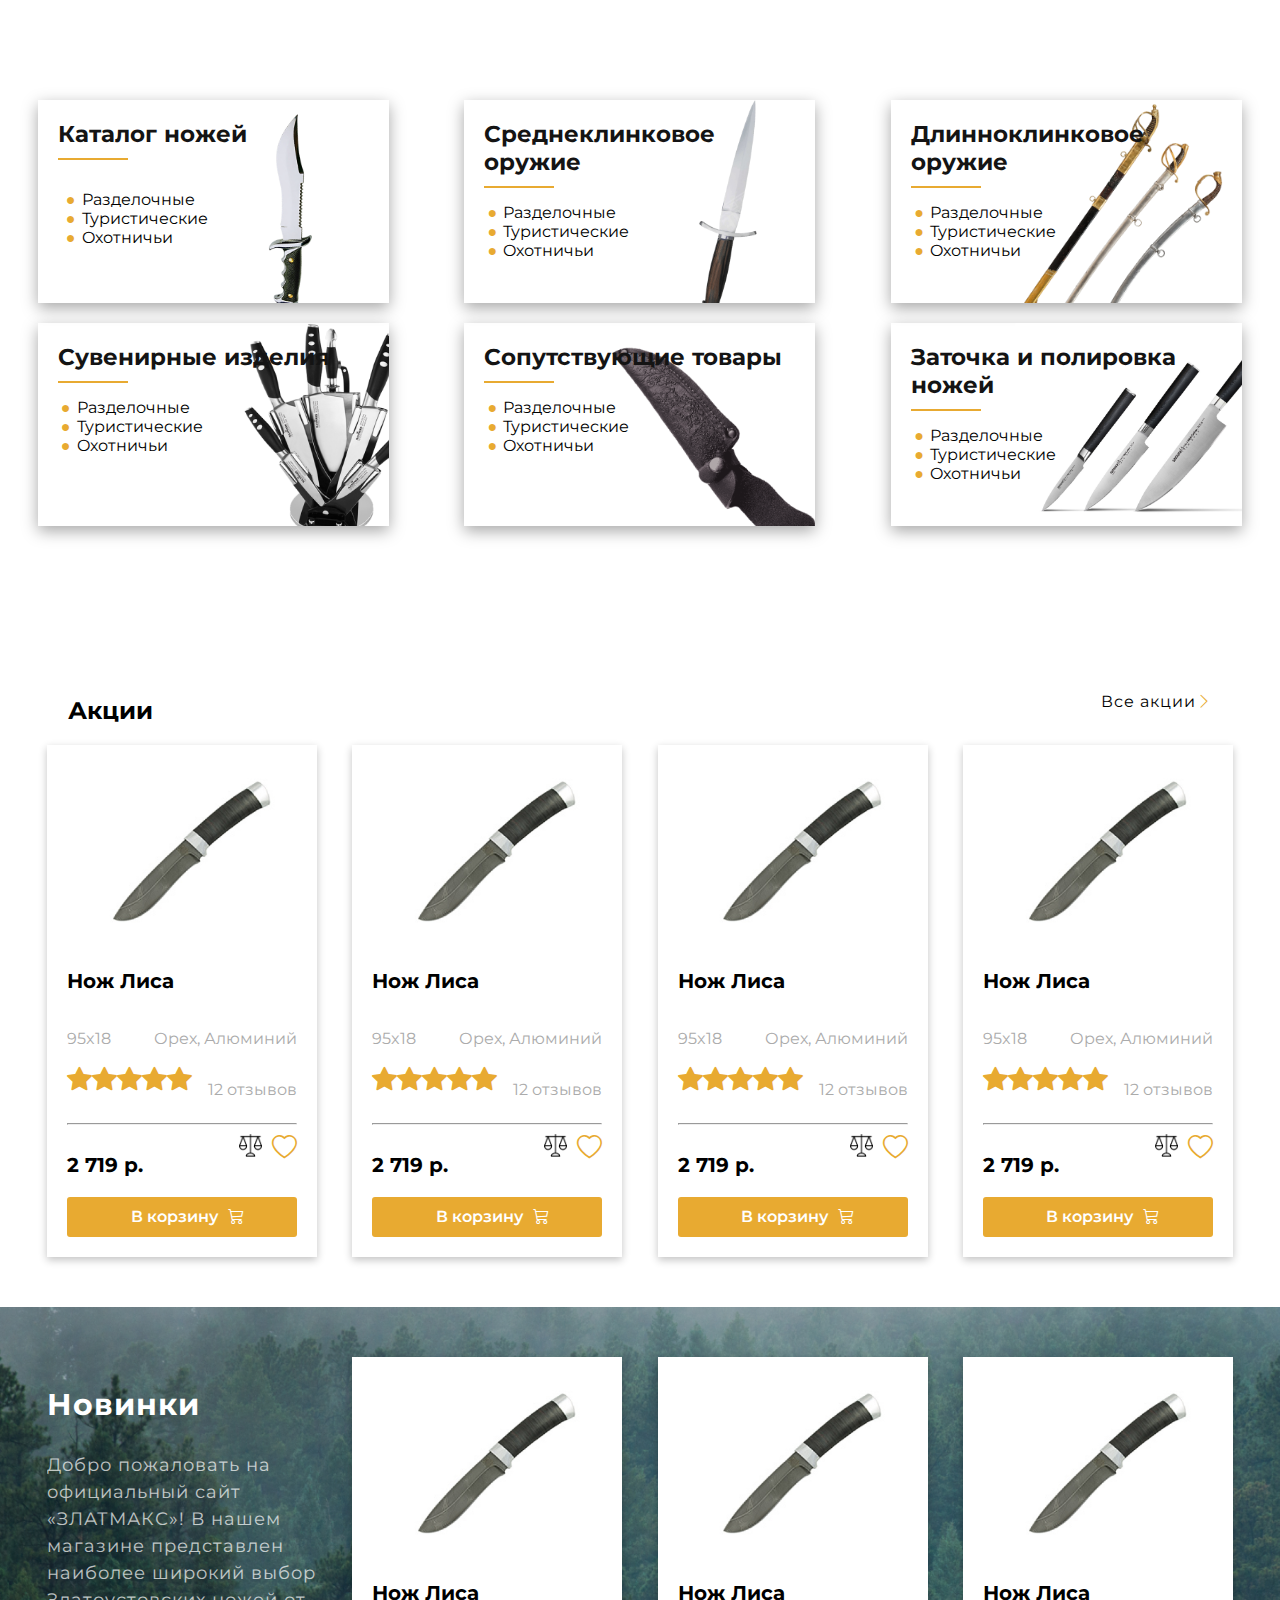
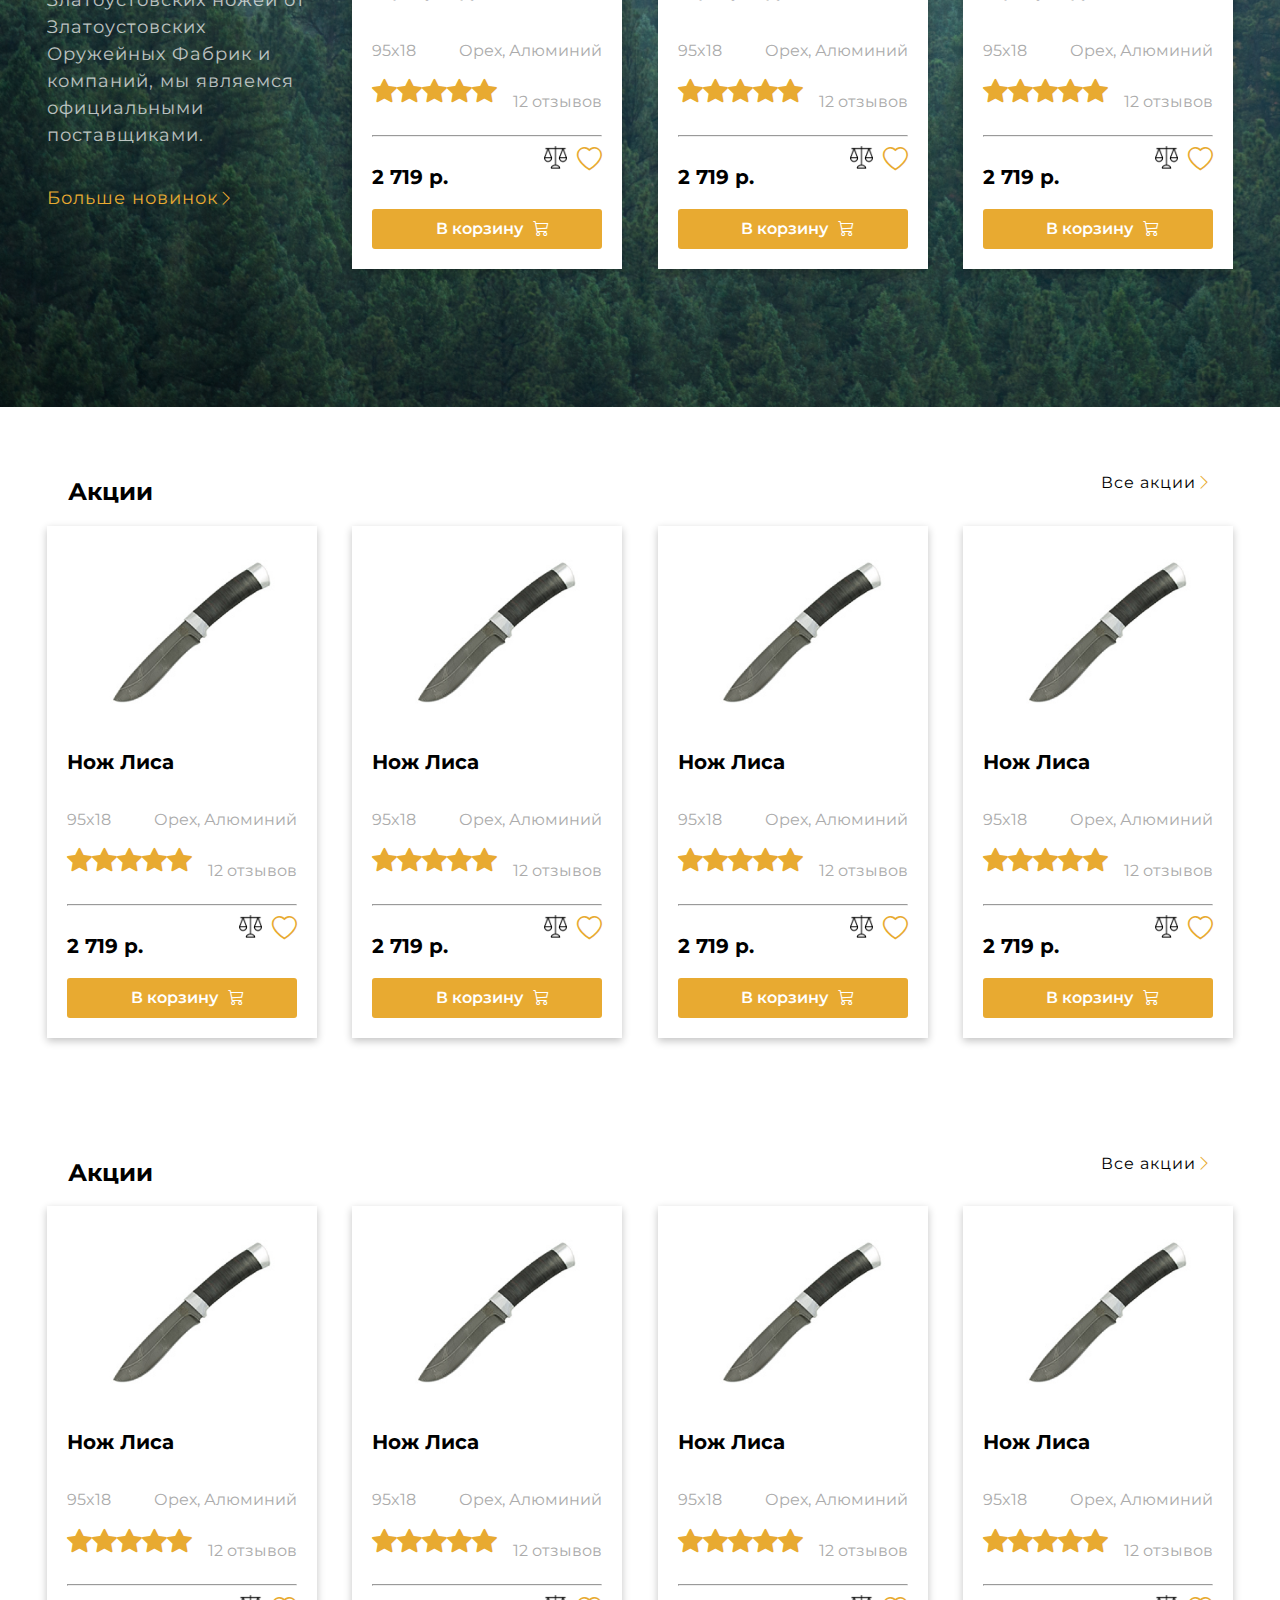
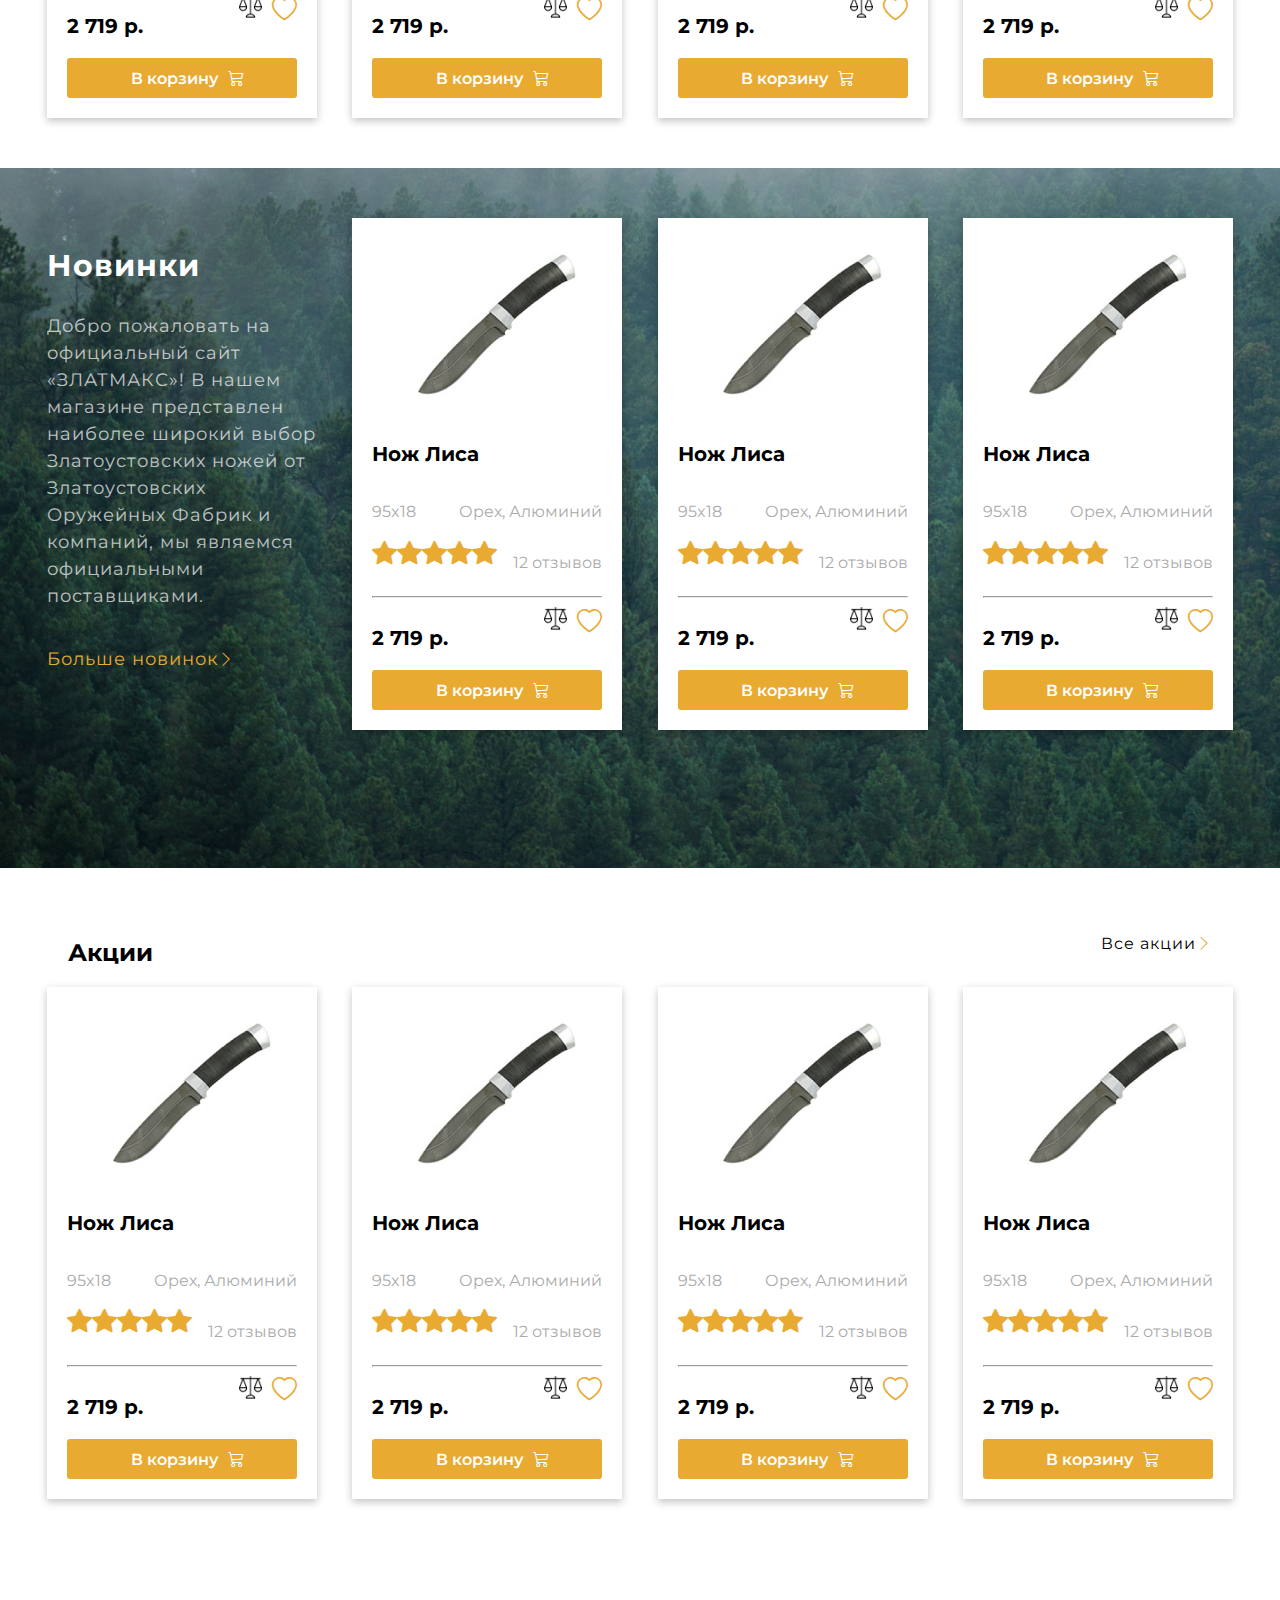
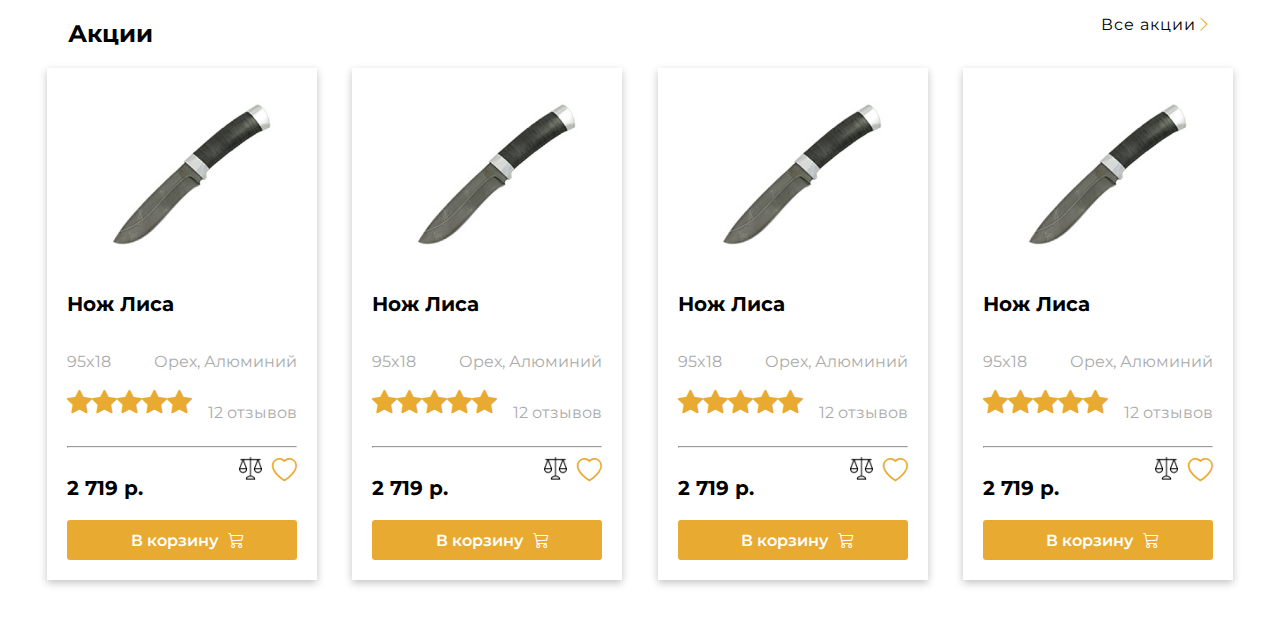
<file: Compiled-HTML/pug/pages/index.html>
<!DOCTYPE html><html lang="en"><head><meta charset="UTF-8"><meta name="viewport" content="width=device-width, initial-scale=1.0"><title>Ножи Златоуст – Купить качественные Златоустовские ...</title><!-- * =============== STYLE ===============--><link rel="stylesheet" href="../../../scss/main.css"><!-- * =============== favicon ===============--><link rel="icon" href="https://www.zlatmax.ru/favicon.svg"><!-- * =============== Bootstrap ===============--><link rel="stylesheet" href="https://cdn.jsdelivr.net/npm/bootstrap-icons@1.11.2/font/bootstrap-icons.min.css"><!-- * =============== Montserrat FONT ===============--><link rel="preconnect" href="https://fonts.googleapis.com"><link rel="preconnect" href="https://fonts.gstatic.com" crossorigin><link href="https://fonts.googleapis.com/css2?family=Montserrat:ital,wght@0,100..900;1,100..900&amp;display=swap" rel="stylesheet"></head><body> <!-- * =============== Section-1 Nodir's ===============--><!-- * =============== Section-2 Jasur's ===============--><div class="container"><div class="KnifeGrid"><div class="KnifeGrid__Card"><div class="KnifeGrid-Card__Text"><a href="">Каталог ножей</a><div class="KnifeGrid-Card-Text__line"></div><ul class="KnifeGrid-Card-Text__Kategoriy"> <li>Разделочные</li><li>Туристические</li><li>Oхотничьи</li></ul></div></div><div class="KnifeGrid__Card2"><div class="KnifeGrid-Card__Text"><a href="">Среднеклинковое оружие</a><div class="KnifeGrid-Card-Text__line"></div><ul class="KnifeGrid-Card-Text__Kategoriy"> <li>Разделочные</li><li>Туристические</li><li>Oхотничьи</li></ul></div></div><div class="KnifeGrid__Card3"><div class="KnifeGrid-Card__Text"><a href="">Длинноклинковое оружие</a><div class="KnifeGrid-Card-Text__line"></div><ul class="KnifeGrid-Card-Text__Kategoriy"> <li>Разделочные</li><li>Туристические</li><li>Oхотничьи</li></ul></div></div><div class="KnifeGrid__Card4"><div class="KnifeGrid-Card__Text"><a href="">Сувенирные изделия</a><div class="KnifeGrid-Card-Text__line"></div><ul class="KnifeGrid-Card-Text__Kategoriy"> <li>Разделочные</li><li>Туристические</li><li>Oхотничьи</li></ul></div></div><div class="KnifeGrid__Card5"><div class="KnifeGrid-Card__Text"><a href="">Сопутствующие товары</a><div class="KnifeGrid-Card-Text__line"></div><ul class="KnifeGrid-Card-Text__Kategoriy"> <li>Разделочные</li><li>Туристические</li><li>Oхотничьи</li></ul></div></div><div class="KnifeGrid__Card6">   <div class="KnifeGrid-Card__Text"><a href="">Заточка и полировка ножей</a><div class="KnifeGrid-Card-Text__line"></div><ul class="KnifeGrid-Card-Text__Kategoriy"> <li>Разделочные</li><li>Туристические</li><li>Oхотничьи</li></ul></div></div></div></div><!-- * =============== Section-3 ===============--><!DOCTYPE html><html lang="en"><head><meta charset="UTF-8"><meta name="viewport" content="width=device-width, initial-scale=1.0"><title>Document</title><link rel="stylesheet" href="../../../scss/main.css"></head><body><section class="cards-section"><div class="cards-section__items"><div class="cards-section-items__subtitle"><h2>Акции</h2><div class="cards-section-items__title"><p>Все акции</p><i class="bi bi-chevron-right"></i></div></div><div class="cards-section-items__title-cards"><div class="title-cards__subtitle"><img class="img-knife" src="../../../img/Knife/01s 1.png" alt=""><h3>Нож Лиса</h3><div class="title-cards__title"><p>95x18</p><p>Орех, Алюминий</p></div><div class="title-cards__title"><div><i class="bi bi-star-fill"></i><i class="bi bi-star-fill"></i><i class="bi bi-star-fill"></i><i class="bi bi-star-fill"></i><i class="bi bi-star-fill"></i></div><p>12 отзывов</p></div><hr><div class="title-cards__title"><h3>2 719 р.</h3><div> <img src="../../../img/Stars/Group.png" alt=""><i class="bi bi-heart"></i></div></div><div class="cards-section-items__btn-card"><p>В корзину</p><i class="bi bi-cart3"> </i></div></div><div class="title-cards__subtitle"><img class="img-knife" src="../../../img/Knife/01s 1.png" alt=""><h3>Нож Лиса</h3><div class="title-cards__title"><p>95x18</p><p>Орех, Алюминий</p></div><div class="title-cards__title"><div><i class="bi bi-star-fill"></i><i class="bi bi-star-fill"></i><i class="bi bi-star-fill"></i><i class="bi bi-star-fill"></i><i class="bi bi-star-fill"></i></div><p>12 отзывов</p></div><hr><div class="title-cards__title"><h3>2 719 р.</h3><div> <img src="../../../img/Stars/Group.png" alt=""><i class="bi bi-heart"></i></div></div><div class="cards-section-items__btn-card"><p>В корзину</p><i class="bi bi-cart3"> </i></div></div><div class="title-cards__subtitle"><img class="img-knife" src="../../../img/Knife/01s 1.png" alt=""><h3>Нож Лиса</h3><div class="title-cards__title"><p>95x18</p><p>Орех, Алюминий</p></div><div class="title-cards__title"><div><i class="bi bi-star-fill"></i><i class="bi bi-star-fill"></i><i class="bi bi-star-fill"></i><i class="bi bi-star-fill"></i><i class="bi bi-star-fill"></i></div><p>12 отзывов</p></div><hr><div class="title-cards__title"><h3>2 719 р.</h3><div> <img src="../../../img/Stars/Group.png" alt=""><i class="bi bi-heart"></i></div></div><div class="cards-section-items__btn-card"><p>В корзину</p><i class="bi bi-cart3"> </i></div></div><div class="title-cards__subtitle"><img class="img-knife" src="../../../img/Knife/01s 1.png" alt=""><h3>Нож Лиса</h3><div class="title-cards__title"><p>95x18</p><p>Орех, Алюминий</p></div><div class="title-cards__title"><div><i class="bi bi-star-fill"></i><i class="bi bi-star-fill"></i><i class="bi bi-star-fill"></i><i class="bi bi-star-fill"></i><i class="bi bi-star-fill"></i></div><p>12 отзывов</p></div><hr><div class="title-cards__title"><h3>2 719 р.</h3><div> <img src="../../../img/Stars/Group.png" alt=""><i class="bi bi-heart"></i></div></div><div class="cards-section-items__btn-card"><p>В корзину</p><i class="bi bi-cart3"> </i></div></div></div></div></section><section class="second-cards-section"><div class="second-cards-section__items"><div class="second-cards-section-items__title-cards"><div class="second-cards-section-items__title"><h2>Новинки</h2><p>Добро пожаловать на официальный сайт «ЗЛАТМАКС»! В нашем магазине представлен наиболее широкий выбор Златоустовских ножей от Златоустовских Оружейных Фабрик и компаний, мы являемся официальными поставщиками.</p><div class="title-cards__title"><p>Больше новинок</p><i class="bi bi-chevron-right"></i></div></div><div class="title-cards__subtitle"><img class="img-knife" src="../../../img/Knife/01s 1.png" alt=""><h3>Нож Лиса</h3><div class="title-cards__title"><p>95x18</p><p>Орех, Алюминий</p></div><div class="title-cards__title"><div><i class="bi bi-star-fill"></i><i class="bi bi-star-fill"></i><i class="bi bi-star-fill"></i><i class="bi bi-star-fill"></i><i class="bi bi-star-fill"></i></div><p>12 отзывов</p></div><hr><div class="title-cards__title"><h3>2 719 р.</h3><div> <img src="../../../img/Stars/Group.png" alt=""><i class="bi bi-heart"></i></div></div><div class="second-cards-section-items__btn-card"><p>В корзину</p><i class="bi bi-cart3"> </i></div></div><div class="title-cards__subtitle"><img class="img-knife" src="../../../img/Knife/01s 1.png" alt=""><h3>Нож Лиса</h3><div class="title-cards__title"><p>95x18</p><p>Орех, Алюминий</p></div><div class="title-cards__title"><div><i class="bi bi-star-fill"></i><i class="bi bi-star-fill"></i><i class="bi bi-star-fill"></i><i class="bi bi-star-fill"></i><i class="bi bi-star-fill"></i></div><p>12 отзывов</p></div><hr><div class="title-cards__title"><h3>2 719 р.</h3><div> <img src="../../../img/Stars/Group.png" alt=""><i class="bi bi-heart"></i></div></div><div class="second-cards-section-items__btn-card"><p>В корзину</p><i class="bi bi-cart3"> </i></div></div><div class="title-cards__subtitle"><img class="img-knife" src="../../../img/Knife/01s 1.png" alt=""><h3>Нож Лиса</h3><div class="title-cards__title"><p>95x18</p><p>Орех, Алюминий</p></div><div class="title-cards__title"><div><i class="bi bi-star-fill"></i><i class="bi bi-star-fill"></i><i class="bi bi-star-fill"></i><i class="bi bi-star-fill"></i><i class="bi bi-star-fill"></i></div><p>12 отзывов</p></div><hr><div class="title-cards__title"><h3>2 719 р.</h3><div> <img src="../../../img/Stars/Group.png" alt=""><i class="bi bi-heart"></i></div></div><div class="second-cards-section-items__btn-card"><p>В корзину</p><i class="bi bi-cart3"> </i></div></div></div></div></section><section class="cards-section"><div class="cards-section__items"><div class="cards-section-items__subtitle"><h2>Акции</h2><div class="cards-section-items__title"><p>Все акции</p><i class="bi bi-chevron-right"></i></div></div><div class="cards-section-items__title-cards"><div class="title-cards__subtitle"><img class="img-knife" src="../../../img/Knife/01s 1.png" alt=""><h3>Нож Лиса</h3><div class="title-cards__title"><p>95x18</p><p>Орех, Алюминий</p></div><div class="title-cards__title"><div><i class="bi bi-star-fill"></i><i class="bi bi-star-fill"></i><i class="bi bi-star-fill"></i><i class="bi bi-star-fill"></i><i class="bi bi-star-fill"></i></div><p>12 отзывов</p></div><hr><div class="title-cards__title"><h3>2 719 р.</h3><div> <img src="../../../img/Stars/Group.png" alt=""><i class="bi bi-heart"></i></div></div><div class="cards-section-items__btn-card"><p>В корзину</p><i class="bi bi-cart3"> </i></div></div><div class="title-cards__subtitle"><img class="img-knife" src="../../../img/Knife/01s 1.png" alt=""><h3>Нож Лиса</h3><div class="title-cards__title"><p>95x18</p><p>Орех, Алюминий</p></div><div class="title-cards__title"><div><i class="bi bi-star-fill"></i><i class="bi bi-star-fill"></i><i class="bi bi-star-fill"></i><i class="bi bi-star-fill"></i><i class="bi bi-star-fill"></i></div><p>12 отзывов</p></div><hr><div class="title-cards__title"><h3>2 719 р.</h3><div> <img src="../../../img/Stars/Group.png" alt=""><i class="bi bi-heart"></i></div></div><div class="cards-section-items__btn-card"><p>В корзину</p><i class="bi bi-cart3"> </i></div></div><div class="title-cards__subtitle"><img class="img-knife" src="../../../img/Knife/01s 1.png" alt=""><h3>Нож Лиса</h3><div class="title-cards__title"><p>95x18</p><p>Орех, Алюминий</p></div><div class="title-cards__title"><div><i class="bi bi-star-fill"></i><i class="bi bi-star-fill"></i><i class="bi bi-star-fill"></i><i class="bi bi-star-fill"></i><i class="bi bi-star-fill"></i></div><p>12 отзывов</p></div><hr><div class="title-cards__title"><h3>2 719 р.</h3><div> <img src="../../../img/Stars/Group.png" alt=""><i class="bi bi-heart"></i></div></div><div class="cards-section-items__btn-card"><p>В корзину</p><i class="bi bi-cart3"> </i></div></div><div class="title-cards__subtitle"><img class="img-knife" src="../../../img/Knife/01s 1.png" alt=""><h3>Нож Лиса</h3><div class="title-cards__title"><p>95x18</p><p>Орех, Алюминий</p></div><div class="title-cards__title"><div><i class="bi bi-star-fill"></i><i class="bi bi-star-fill"></i><i class="bi bi-star-fill"></i><i class="bi bi-star-fill"></i><i class="bi bi-star-fill"></i></div><p>12 отзывов</p></div><hr><div class="title-cards__title"><h3>2 719 р.</h3><div> <img src="../../../img/Stars/Group.png" alt=""><i class="bi bi-heart"></i></div></div><div class="cards-section-items__btn-card"><p>В корзину</p><i class="bi bi-cart3"> </i></div></div></div></div></section><section class="cards-section"><div class="cards-section__items"><div class="cards-section-items__subtitle"><h2>Акции</h2><div class="cards-section-items__title"><p>Все акции</p><i class="bi bi-chevron-right"></i></div></div><div class="cards-section-items__title-cards"><div class="title-cards__subtitle"><img class="img-knife" src="../../../img/Knife/01s 1.png" alt=""><h3>Нож Лиса</h3><div class="title-cards__title"><p>95x18</p><p>Орех, Алюминий</p></div><div class="title-cards__title"><div><i class="bi bi-star-fill"></i><i class="bi bi-star-fill"></i><i class="bi bi-star-fill"></i><i class="bi bi-star-fill"></i><i class="bi bi-star-fill"></i></div><p>12 отзывов</p></div><hr><div class="title-cards__title"><h3>2 719 р.</h3><div> <img src="../../../img/Stars/Group.png" alt=""><i class="bi bi-heart"></i></div></div><div class="cards-section-items__btn-card"><p>В корзину</p><i class="bi bi-cart3"> </i></div></div><div class="title-cards__subtitle"><img class="img-knife" src="../../../img/Knife/01s 1.png" alt=""><h3>Нож Лиса</h3><div class="title-cards__title"><p>95x18</p><p>Орех, Алюминий</p></div><div class="title-cards__title"><div><i class="bi bi-star-fill"></i><i class="bi bi-star-fill"></i><i class="bi bi-star-fill"></i><i class="bi bi-star-fill"></i><i class="bi bi-star-fill"></i></div><p>12 отзывов</p></div><hr><div class="title-cards__title"><h3>2 719 р.</h3><div> <img src="../../../img/Stars/Group.png" alt=""><i class="bi bi-heart"></i></div></div><div class="cards-section-items__btn-card"><p>В корзину</p><i class="bi bi-cart3"> </i></div></div><div class="title-cards__subtitle"><img class="img-knife" src="../../../img/Knife/01s 1.png" alt=""><h3>Нож Лиса</h3><div class="title-cards__title"><p>95x18</p><p>Орех, Алюминий</p></div><div class="title-cards__title"><div><i class="bi bi-star-fill"></i><i class="bi bi-star-fill"></i><i class="bi bi-star-fill"></i><i class="bi bi-star-fill"></i><i class="bi bi-star-fill"></i></div><p>12 отзывов</p></div><hr><div class="title-cards__title"><h3>2 719 р.</h3><div> <img src="../../../img/Stars/Group.png" alt=""><i class="bi bi-heart"></i></div></div><div class="cards-section-items__btn-card"><p>В корзину</p><i class="bi bi-cart3"> </i></div></div><div class="title-cards__subtitle"><img class="img-knife" src="../../../img/Knife/01s 1.png" alt=""><h3>Нож Лиса</h3><div class="title-cards__title"><p>95x18</p><p>Орех, Алюминий</p></div><div class="title-cards__title"><div><i class="bi bi-star-fill"></i><i class="bi bi-star-fill"></i><i class="bi bi-star-fill"></i><i class="bi bi-star-fill"></i><i class="bi bi-star-fill"></i></div><p>12 отзывов</p></div><hr><div class="title-cards__title"><h3>2 719 р.</h3><div> <img src="../../../img/Stars/Group.png" alt=""><i class="bi bi-heart"></i></div></div><div class="cards-section-items__btn-card"><p>В корзину</p><i class="bi bi-cart3"> </i></div></div></div></div></section><section class="second-cards-section"><div class="second-cards-section__items"><div class="second-cards-section-items__title-cards"><div class="second-cards-section-items__title"><h2>Новинки</h2><p>Добро пожаловать на официальный сайт «ЗЛАТМАКС»! В нашем магазине представлен наиболее широкий выбор Златоустовских ножей от Златоустовских Оружейных Фабрик и компаний, мы являемся официальными поставщиками.</p><div class="title-cards__title"><p>Больше новинок</p><i class="bi bi-chevron-right"></i></div></div><div class="title-cards__subtitle"><img class="img-knife" src="../../../img/Knife/01s 1.png" alt=""><h3>Нож Лиса</h3><div class="title-cards__title"><p>95x18</p><p>Орех, Алюминий</p></div><div class="title-cards__title"><div><i class="bi bi-star-fill"></i><i class="bi bi-star-fill"></i><i class="bi bi-star-fill"></i><i class="bi bi-star-fill"></i><i class="bi bi-star-fill"></i></div><p>12 отзывов</p></div><hr><div class="title-cards__title"><h3>2 719 р.</h3><div> <img src="../../../img/Stars/Group.png" alt=""><i class="bi bi-heart"></i></div></div><div class="second-cards-section-items__btn-card"><p>В корзину</p><i class="bi bi-cart3"> </i></div></div><div class="title-cards__subtitle"><img class="img-knife" src="../../../img/Knife/01s 1.png" alt=""><h3>Нож Лиса</h3><div class="title-cards__title"><p>95x18</p><p>Орех, Алюминий</p></div><div class="title-cards__title"><div><i class="bi bi-star-fill"></i><i class="bi bi-star-fill"></i><i class="bi bi-star-fill"></i><i class="bi bi-star-fill"></i><i class="bi bi-star-fill"></i></div><p>12 отзывов</p></div><hr><div class="title-cards__title"><h3>2 719 р.</h3><div> <img src="../../../img/Stars/Group.png" alt=""><i class="bi bi-heart"></i></div></div><div class="second-cards-section-items__btn-card"><p>В корзину</p><i class="bi bi-cart3"> </i></div></div><div class="title-cards__subtitle"><img class="img-knife" src="../../../img/Knife/01s 1.png" alt=""><h3>Нож Лиса</h3><div class="title-cards__title"><p>95x18</p><p>Орех, Алюминий</p></div><div class="title-cards__title"><div><i class="bi bi-star-fill"></i><i class="bi bi-star-fill"></i><i class="bi bi-star-fill"></i><i class="bi bi-star-fill"></i><i class="bi bi-star-fill"></i></div><p>12 отзывов</p></div><hr><div class="title-cards__title"><h3>2 719 р.</h3><div> <img src="../../../img/Stars/Group.png" alt=""><i class="bi bi-heart"></i></div></div><div class="second-cards-section-items__btn-card"><p>В корзину</p><i class="bi bi-cart3"> </i></div></div></div></div></section><section class="cards-section"><div class="cards-section__items"><div class="cards-section-items__subtitle"><h2>Акции</h2><div class="cards-section-items__title"><p>Все акции</p><i class="bi bi-chevron-right"></i></div></div><div class="cards-section-items__title-cards"><div class="title-cards__subtitle"><img class="img-knife" src="../../../img/Knife/01s 1.png" alt=""><h3>Нож Лиса</h3><div class="title-cards__title"><p>95x18</p><p>Орех, Алюминий</p></div><div class="title-cards__title"><div><i class="bi bi-star-fill"></i><i class="bi bi-star-fill"></i><i class="bi bi-star-fill"></i><i class="bi bi-star-fill"></i><i class="bi bi-star-fill"></i></div><p>12 отзывов</p></div><hr><div class="title-cards__title"><h3>2 719 р.</h3><div> <img src="../../../img/Stars/Group.png" alt=""><i class="bi bi-heart"></i></div></div><div class="cards-section-items__btn-card"><p>В корзину</p><i class="bi bi-cart3"> </i></div></div><div class="title-cards__subtitle"><img class="img-knife" src="../../../img/Knife/01s 1.png" alt=""><h3>Нож Лиса</h3><div class="title-cards__title"><p>95x18</p><p>Орех, Алюминий</p></div><div class="title-cards__title"><div><i class="bi bi-star-fill"></i><i class="bi bi-star-fill"></i><i class="bi bi-star-fill"></i><i class="bi bi-star-fill"></i><i class="bi bi-star-fill"></i></div><p>12 отзывов</p></div><hr><div class="title-cards__title"><h3>2 719 р.</h3><div> <img src="../../../img/Stars/Group.png" alt=""><i class="bi bi-heart"></i></div></div><div class="cards-section-items__btn-card"><p>В корзину</p><i class="bi bi-cart3"> </i></div></div><div class="title-cards__subtitle"><img class="img-knife" src="../../../img/Knife/01s 1.png" alt=""><h3>Нож Лиса</h3><div class="title-cards__title"><p>95x18</p><p>Орех, Алюминий</p></div><div class="title-cards__title"><div><i class="bi bi-star-fill"></i><i class="bi bi-star-fill"></i><i class="bi bi-star-fill"></i><i class="bi bi-star-fill"></i><i class="bi bi-star-fill"></i></div><p>12 отзывов</p></div><hr><div class="title-cards__title"><h3>2 719 р.</h3><div> <img src="../../../img/Stars/Group.png" alt=""><i class="bi bi-heart"></i></div></div><div class="cards-section-items__btn-card"><p>В корзину</p><i class="bi bi-cart3"> </i></div></div><div class="title-cards__subtitle"><img class="img-knife" src="../../../img/Knife/01s 1.png" alt=""><h3>Нож Лиса</h3><div class="title-cards__title"><p>95x18</p><p>Орех, Алюминий</p></div><div class="title-cards__title"><div><i class="bi bi-star-fill"></i><i class="bi bi-star-fill"></i><i class="bi bi-star-fill"></i><i class="bi bi-star-fill"></i><i class="bi bi-star-fill"></i></div><p>12 отзывов</p></div><hr><div class="title-cards__title"><h3>2 719 р.</h3><div> <img src="../../../img/Stars/Group.png" alt=""><i class="bi bi-heart"></i></div></div><div class="cards-section-items__btn-card"><p>В корзину</p><i class="bi bi-cart3"> </i></div></div></div></div></section><section class="cards-section"><div class="cards-section__items"><div class="cards-section-items__subtitle"><h2>Акции</h2><div class="cards-section-items__title"><p>Все акции</p><i class="bi bi-chevron-right"></i></div></div><div class="cards-section-items__title-cards"><div class="title-cards__subtitle"><img class="img-knife" src="../../../img/Knife/01s 1.png" alt=""><h3>Нож Лиса</h3><div class="title-cards__title"><p>95x18</p><p>Орех, Алюминий</p></div><div class="title-cards__title"><div><i class="bi bi-star-fill"></i><i class="bi bi-star-fill"></i><i class="bi bi-star-fill"></i><i class="bi bi-star-fill"></i><i class="bi bi-star-fill"></i></div><p>12 отзывов</p></div><hr><div class="title-cards__title"><h3>2 719 р.</h3><div> <img src="../../../img/Stars/Group.png" alt=""><i class="bi bi-heart"></i></div></div><div class="cards-section-items__btn-card"><p>В корзину</p><i class="bi bi-cart3"> </i></div></div><div class="title-cards__subtitle"><img class="img-knife" src="../../../img/Knife/01s 1.png" alt=""><h3>Нож Лиса</h3><div class="title-cards__title"><p>95x18</p><p>Орех, Алюминий</p></div><div class="title-cards__title"><div><i class="bi bi-star-fill"></i><i class="bi bi-star-fill"></i><i class="bi bi-star-fill"></i><i class="bi bi-star-fill"></i><i class="bi bi-star-fill"></i></div><p>12 отзывов</p></div><hr><div class="title-cards__title"><h3>2 719 р.</h3><div> <img src="../../../img/Stars/Group.png" alt=""><i class="bi bi-heart"></i></div></div><div class="cards-section-items__btn-card"><p>В корзину</p><i class="bi bi-cart3"> </i></div></div><div class="title-cards__subtitle"><img class="img-knife" src="../../../img/Knife/01s 1.png" alt=""><h3>Нож Лиса</h3><div class="title-cards__title"><p>95x18</p><p>Орех, Алюминий</p></div><div class="title-cards__title"><div><i class="bi bi-star-fill"></i><i class="bi bi-star-fill"></i><i class="bi bi-star-fill"></i><i class="bi bi-star-fill"></i><i class="bi bi-star-fill"></i></div><p>12 отзывов</p></div><hr><div class="title-cards__title"><h3>2 719 р.</h3><div> <img src="../../../img/Stars/Group.png" alt=""><i class="bi bi-heart"></i></div></div><div class="cards-section-items__btn-card"><p>В корзину</p><i class="bi bi-cart3"> </i></div></div><div class="title-cards__subtitle"><img class="img-knife" src="../../../img/Knife/01s 1.png" alt=""><h3>Нож Лиса</h3><div class="title-cards__title"><p>95x18</p><p>Орех, Алюминий</p></div><div class="title-cards__title"><div><i class="bi bi-star-fill"></i><i class="bi bi-star-fill"></i><i class="bi bi-star-fill"></i><i class="bi bi-star-fill"></i><i class="bi bi-star-fill"></i></div><p>12 отзывов</p></div><hr><div class="title-cards__title"><h3>2 719 р.</h3><div> <img src="../../../img/Stars/Group.png" alt=""><i class="bi bi-heart"></i></div></div><div class="cards-section-items__btn-card"><p>В корзину</p><i class="bi bi-cart3"> </i></div></div></div></div></section></body></html><!-- * =============== Section-4 ===============--><!-- * =============== Section-5 ===============--><!-- * =============== Section-6 ===============--><!-- * =============== Section-7 ===============--><!-- * =============== Section-8 ===============--><!-- * =============== Section-9 ===============--><!-- * =============== Section-10 ==============--></body></html>
</file>
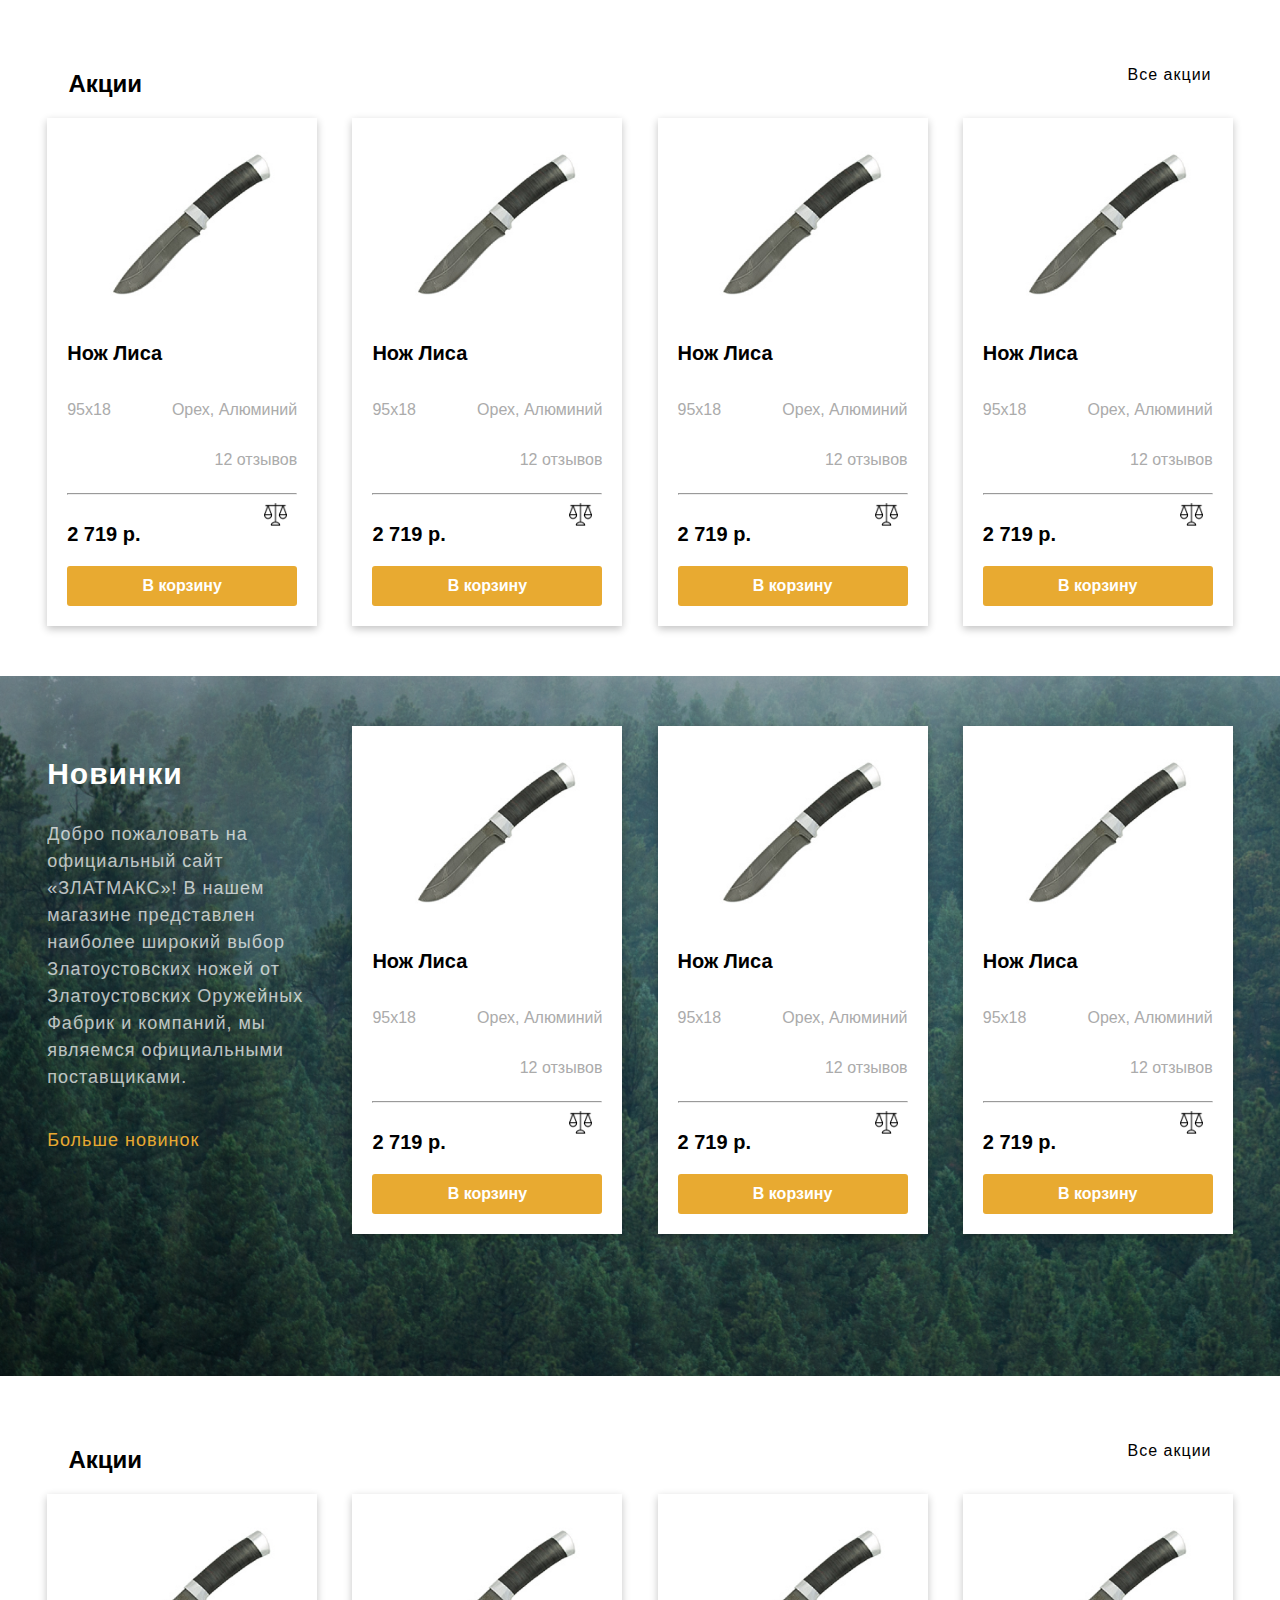
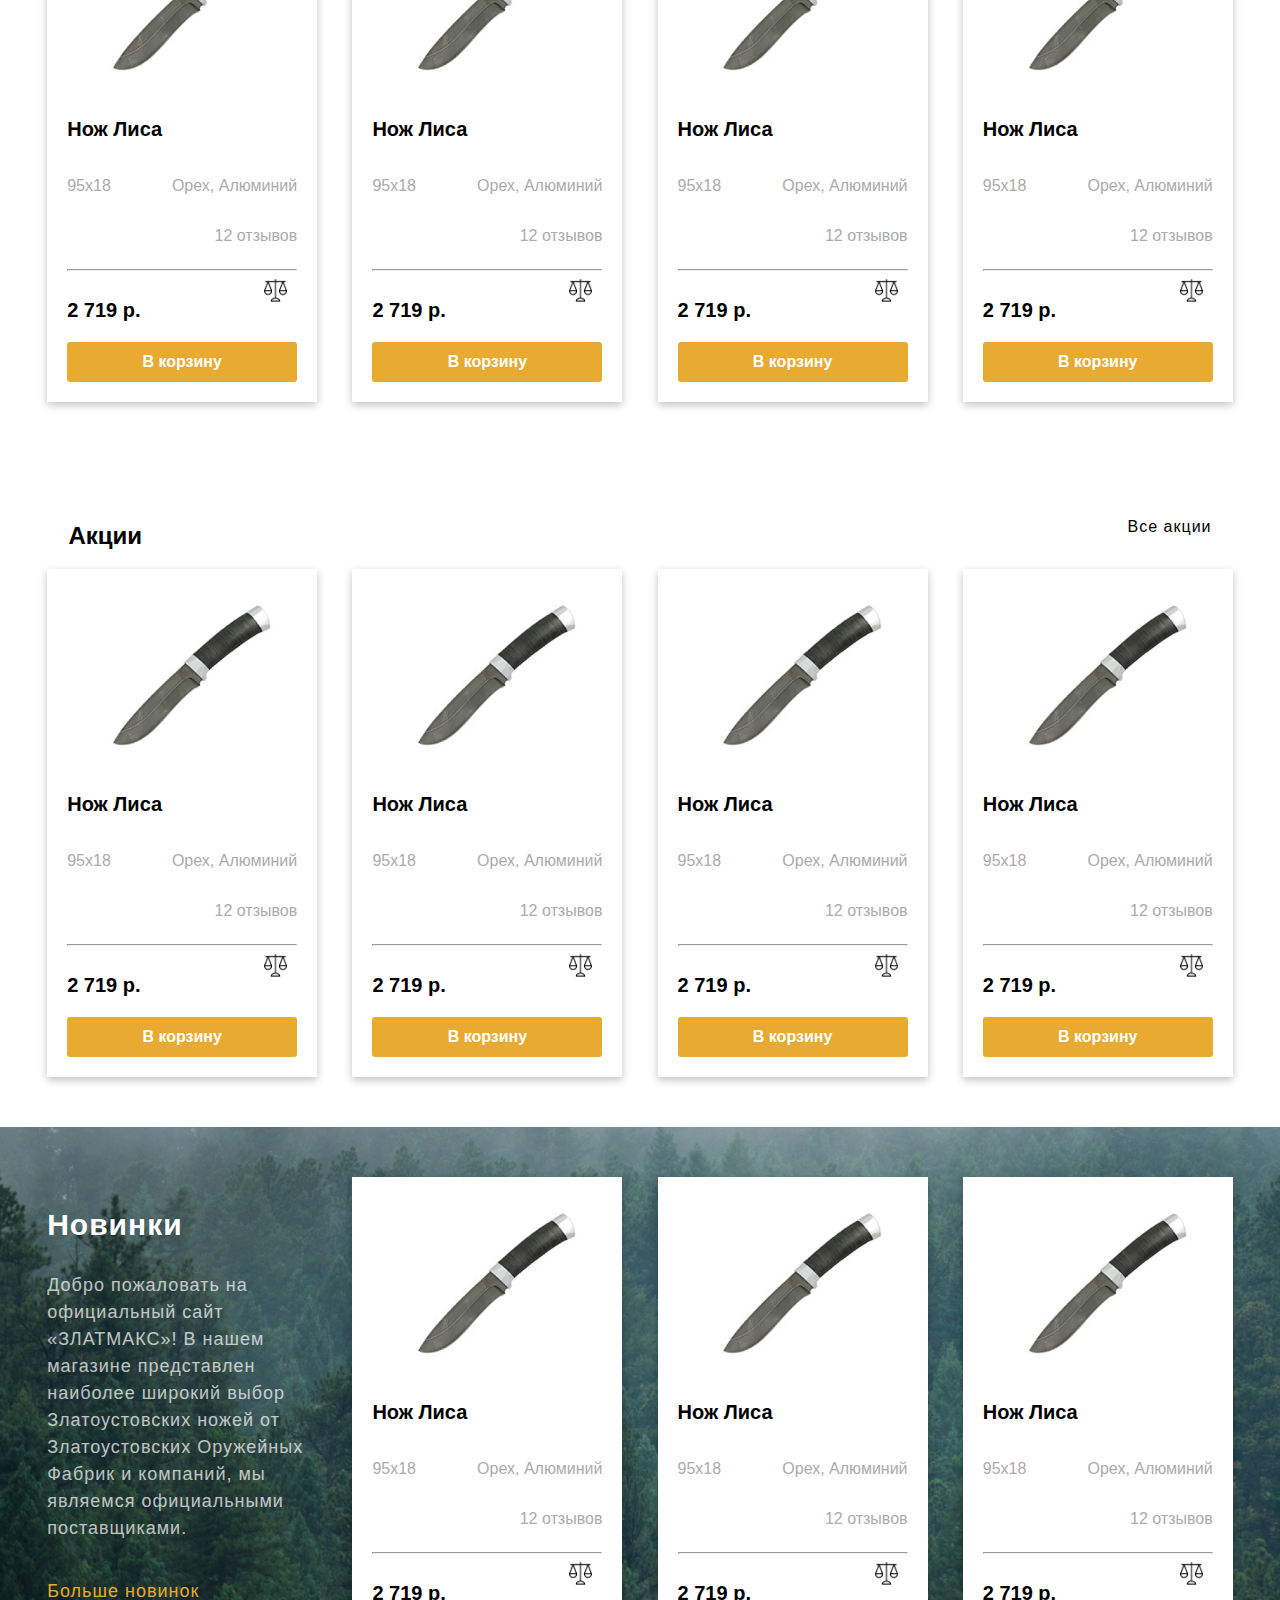
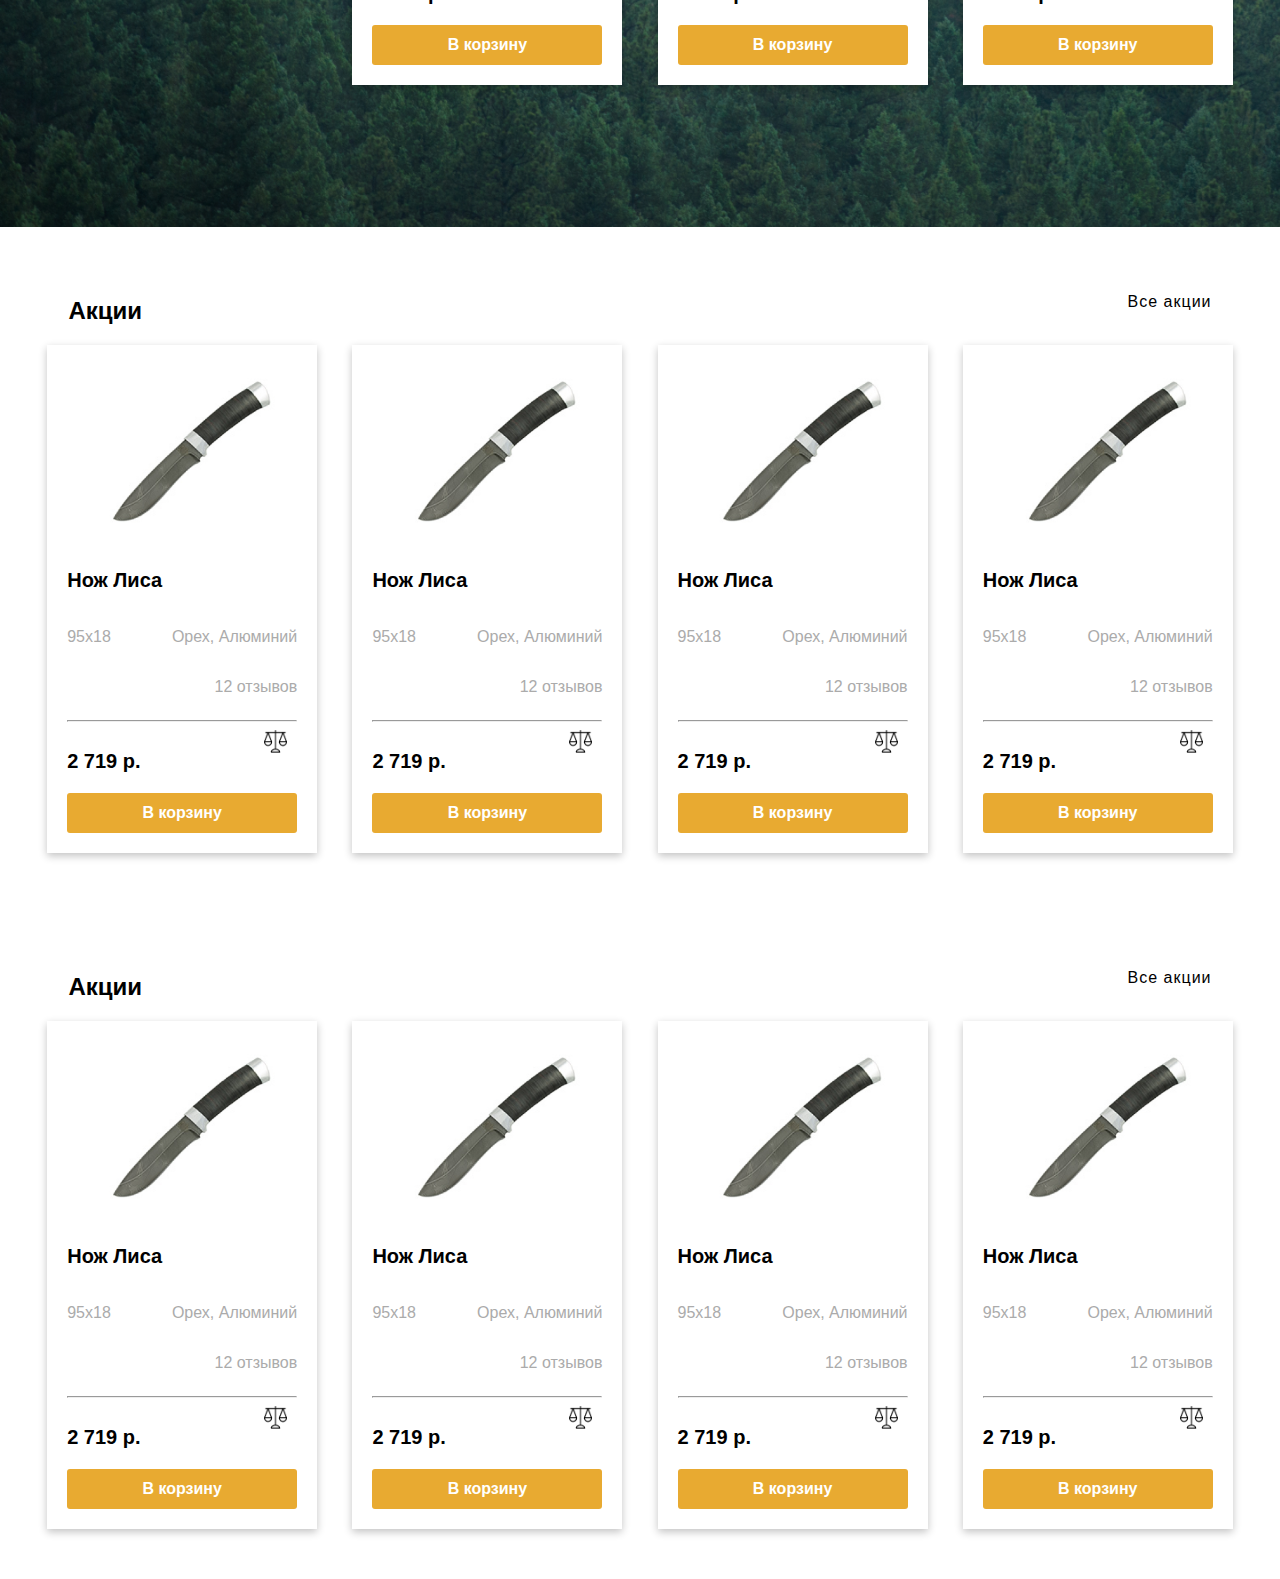
<file: Compiled-HTML/pug/compilation/cards.html>
<!DOCTYPE html><html lang="en"><head><meta charset="UTF-8"><meta name="viewport" content="width=device-width, initial-scale=1.0"><title>Document</title><link rel="stylesheet" href="../../../scss/main.css"></head><body><section class="cards-section"><div class="cards-section__items"><div class="cards-section-items__subtitle"><h2>Акции</h2><div class="cards-section-items__title"><p>Все акции</p><i class="bi bi-chevron-right"></i></div></div><div class="cards-section-items__title-cards"><div class="title-cards__subtitle"><img class="img-knife" src="../../../img/Knife/01s 1.png" alt=""><h3>Нож Лиса</h3><div class="title-cards__title"><p>95x18</p><p>Орех, Алюминий</p></div><div class="title-cards__title"><div><i class="bi bi-star-fill"></i><i class="bi bi-star-fill"></i><i class="bi bi-star-fill"></i><i class="bi bi-star-fill"></i><i class="bi bi-star-fill"></i></div><p>12 отзывов</p></div><hr><div class="title-cards__title"><h3>2 719 р.</h3><div> <img src="../../../img/Stars/Group.png" alt=""><i class="bi bi-heart"></i></div></div><div class="cards-section-items__btn-card"><p>В корзину</p><i class="bi bi-cart3"> </i></div></div><div class="title-cards__subtitle"><img class="img-knife" src="../../../img/Knife/01s 1.png" alt=""><h3>Нож Лиса</h3><div class="title-cards__title"><p>95x18</p><p>Орех, Алюминий</p></div><div class="title-cards__title"><div><i class="bi bi-star-fill"></i><i class="bi bi-star-fill"></i><i class="bi bi-star-fill"></i><i class="bi bi-star-fill"></i><i class="bi bi-star-fill"></i></div><p>12 отзывов</p></div><hr><div class="title-cards__title"><h3>2 719 р.</h3><div> <img src="../../../img/Stars/Group.png" alt=""><i class="bi bi-heart"></i></div></div><div class="cards-section-items__btn-card"><p>В корзину</p><i class="bi bi-cart3"> </i></div></div><div class="title-cards__subtitle"><img class="img-knife" src="../../../img/Knife/01s 1.png" alt=""><h3>Нож Лиса</h3><div class="title-cards__title"><p>95x18</p><p>Орех, Алюминий</p></div><div class="title-cards__title"><div><i class="bi bi-star-fill"></i><i class="bi bi-star-fill"></i><i class="bi bi-star-fill"></i><i class="bi bi-star-fill"></i><i class="bi bi-star-fill"></i></div><p>12 отзывов</p></div><hr><div class="title-cards__title"><h3>2 719 р.</h3><div> <img src="../../../img/Stars/Group.png" alt=""><i class="bi bi-heart"></i></div></div><div class="cards-section-items__btn-card"><p>В корзину</p><i class="bi bi-cart3"> </i></div></div><div class="title-cards__subtitle"><img class="img-knife" src="../../../img/Knife/01s 1.png" alt=""><h3>Нож Лиса</h3><div class="title-cards__title"><p>95x18</p><p>Орех, Алюминий</p></div><div class="title-cards__title"><div><i class="bi bi-star-fill"></i><i class="bi bi-star-fill"></i><i class="bi bi-star-fill"></i><i class="bi bi-star-fill"></i><i class="bi bi-star-fill"></i></div><p>12 отзывов</p></div><hr><div class="title-cards__title"><h3>2 719 р.</h3><div> <img src="../../../img/Stars/Group.png" alt=""><i class="bi bi-heart"></i></div></div><div class="cards-section-items__btn-card"><p>В корзину</p><i class="bi bi-cart3"> </i></div></div></div></div></section><section class="second-cards-section"><div class="second-cards-section__items"><div class="second-cards-section-items__title-cards"><div class="second-cards-section-items__title"><h2>Новинки</h2><p>Добро пожаловать на официальный сайт «ЗЛАТМАКС»! В нашем магазине представлен наиболее широкий выбор Златоустовских ножей от Златоустовских Оружейных Фабрик и компаний, мы являемся официальными поставщиками.</p><div class="title-cards__title"><p>Больше новинок</p><i class="bi bi-chevron-right"></i></div></div><div class="title-cards__subtitle"><img class="img-knife" src="../../../img/Knife/01s 1.png" alt=""><h3>Нож Лиса</h3><div class="title-cards__title"><p>95x18</p><p>Орех, Алюминий</p></div><div class="title-cards__title"><div><i class="bi bi-star-fill"></i><i class="bi bi-star-fill"></i><i class="bi bi-star-fill"></i><i class="bi bi-star-fill"></i><i class="bi bi-star-fill"></i></div><p>12 отзывов</p></div><hr><div class="title-cards__title"><h3>2 719 р.</h3><div> <img src="../../../img/Stars/Group.png" alt=""><i class="bi bi-heart"></i></div></div><div class="second-cards-section-items__btn-card"><p>В корзину</p><i class="bi bi-cart3"> </i></div></div><div class="title-cards__subtitle"><img class="img-knife" src="../../../img/Knife/01s 1.png" alt=""><h3>Нож Лиса</h3><div class="title-cards__title"><p>95x18</p><p>Орех, Алюминий</p></div><div class="title-cards__title"><div><i class="bi bi-star-fill"></i><i class="bi bi-star-fill"></i><i class="bi bi-star-fill"></i><i class="bi bi-star-fill"></i><i class="bi bi-star-fill"></i></div><p>12 отзывов</p></div><hr><div class="title-cards__title"><h3>2 719 р.</h3><div> <img src="../../../img/Stars/Group.png" alt=""><i class="bi bi-heart"></i></div></div><div class="second-cards-section-items__btn-card"><p>В корзину</p><i class="bi bi-cart3"> </i></div></div><div class="title-cards__subtitle"><img class="img-knife" src="../../../img/Knife/01s 1.png" alt=""><h3>Нож Лиса</h3><div class="title-cards__title"><p>95x18</p><p>Орех, Алюминий</p></div><div class="title-cards__title"><div><i class="bi bi-star-fill"></i><i class="bi bi-star-fill"></i><i class="bi bi-star-fill"></i><i class="bi bi-star-fill"></i><i class="bi bi-star-fill"></i></div><p>12 отзывов</p></div><hr><div class="title-cards__title"><h3>2 719 р.</h3><div> <img src="../../../img/Stars/Group.png" alt=""><i class="bi bi-heart"></i></div></div><div class="second-cards-section-items__btn-card"><p>В корзину</p><i class="bi bi-cart3"> </i></div></div></div></div></section><section class="cards-section"><div class="cards-section__items"><div class="cards-section-items__subtitle"><h2>Акции</h2><div class="cards-section-items__title"><p>Все акции</p><i class="bi bi-chevron-right"></i></div></div><div class="cards-section-items__title-cards"><div class="title-cards__subtitle"><img class="img-knife" src="../../../img/Knife/01s 1.png" alt=""><h3>Нож Лиса</h3><div class="title-cards__title"><p>95x18</p><p>Орех, Алюминий</p></div><div class="title-cards__title"><div><i class="bi bi-star-fill"></i><i class="bi bi-star-fill"></i><i class="bi bi-star-fill"></i><i class="bi bi-star-fill"></i><i class="bi bi-star-fill"></i></div><p>12 отзывов</p></div><hr><div class="title-cards__title"><h3>2 719 р.</h3><div> <img src="../../../img/Stars/Group.png" alt=""><i class="bi bi-heart"></i></div></div><div class="cards-section-items__btn-card"><p>В корзину</p><i class="bi bi-cart3"> </i></div></div><div class="title-cards__subtitle"><img class="img-knife" src="../../../img/Knife/01s 1.png" alt=""><h3>Нож Лиса</h3><div class="title-cards__title"><p>95x18</p><p>Орех, Алюминий</p></div><div class="title-cards__title"><div><i class="bi bi-star-fill"></i><i class="bi bi-star-fill"></i><i class="bi bi-star-fill"></i><i class="bi bi-star-fill"></i><i class="bi bi-star-fill"></i></div><p>12 отзывов</p></div><hr><div class="title-cards__title"><h3>2 719 р.</h3><div> <img src="../../../img/Stars/Group.png" alt=""><i class="bi bi-heart"></i></div></div><div class="cards-section-items__btn-card"><p>В корзину</p><i class="bi bi-cart3"> </i></div></div><div class="title-cards__subtitle"><img class="img-knife" src="../../../img/Knife/01s 1.png" alt=""><h3>Нож Лиса</h3><div class="title-cards__title"><p>95x18</p><p>Орех, Алюминий</p></div><div class="title-cards__title"><div><i class="bi bi-star-fill"></i><i class="bi bi-star-fill"></i><i class="bi bi-star-fill"></i><i class="bi bi-star-fill"></i><i class="bi bi-star-fill"></i></div><p>12 отзывов</p></div><hr><div class="title-cards__title"><h3>2 719 р.</h3><div> <img src="../../../img/Stars/Group.png" alt=""><i class="bi bi-heart"></i></div></div><div class="cards-section-items__btn-card"><p>В корзину</p><i class="bi bi-cart3"> </i></div></div><div class="title-cards__subtitle"><img class="img-knife" src="../../../img/Knife/01s 1.png" alt=""><h3>Нож Лиса</h3><div class="title-cards__title"><p>95x18</p><p>Орех, Алюминий</p></div><div class="title-cards__title"><div><i class="bi bi-star-fill"></i><i class="bi bi-star-fill"></i><i class="bi bi-star-fill"></i><i class="bi bi-star-fill"></i><i class="bi bi-star-fill"></i></div><p>12 отзывов</p></div><hr><div class="title-cards__title"><h3>2 719 р.</h3><div> <img src="../../../img/Stars/Group.png" alt=""><i class="bi bi-heart"></i></div></div><div class="cards-section-items__btn-card"><p>В корзину</p><i class="bi bi-cart3"> </i></div></div></div></div></section><section class="cards-section"><div class="cards-section__items"><div class="cards-section-items__subtitle"><h2>Акции</h2><div class="cards-section-items__title"><p>Все акции</p><i class="bi bi-chevron-right"></i></div></div><div class="cards-section-items__title-cards"><div class="title-cards__subtitle"><img class="img-knife" src="../../../img/Knife/01s 1.png" alt=""><h3>Нож Лиса</h3><div class="title-cards__title"><p>95x18</p><p>Орех, Алюминий</p></div><div class="title-cards__title"><div><i class="bi bi-star-fill"></i><i class="bi bi-star-fill"></i><i class="bi bi-star-fill"></i><i class="bi bi-star-fill"></i><i class="bi bi-star-fill"></i></div><p>12 отзывов</p></div><hr><div class="title-cards__title"><h3>2 719 р.</h3><div> <img src="../../../img/Stars/Group.png" alt=""><i class="bi bi-heart"></i></div></div><div class="cards-section-items__btn-card"><p>В корзину</p><i class="bi bi-cart3"> </i></div></div><div class="title-cards__subtitle"><img class="img-knife" src="../../../img/Knife/01s 1.png" alt=""><h3>Нож Лиса</h3><div class="title-cards__title"><p>95x18</p><p>Орех, Алюминий</p></div><div class="title-cards__title"><div><i class="bi bi-star-fill"></i><i class="bi bi-star-fill"></i><i class="bi bi-star-fill"></i><i class="bi bi-star-fill"></i><i class="bi bi-star-fill"></i></div><p>12 отзывов</p></div><hr><div class="title-cards__title"><h3>2 719 р.</h3><div> <img src="../../../img/Stars/Group.png" alt=""><i class="bi bi-heart"></i></div></div><div class="cards-section-items__btn-card"><p>В корзину</p><i class="bi bi-cart3"> </i></div></div><div class="title-cards__subtitle"><img class="img-knife" src="../../../img/Knife/01s 1.png" alt=""><h3>Нож Лиса</h3><div class="title-cards__title"><p>95x18</p><p>Орех, Алюминий</p></div><div class="title-cards__title"><div><i class="bi bi-star-fill"></i><i class="bi bi-star-fill"></i><i class="bi bi-star-fill"></i><i class="bi bi-star-fill"></i><i class="bi bi-star-fill"></i></div><p>12 отзывов</p></div><hr><div class="title-cards__title"><h3>2 719 р.</h3><div> <img src="../../../img/Stars/Group.png" alt=""><i class="bi bi-heart"></i></div></div><div class="cards-section-items__btn-card"><p>В корзину</p><i class="bi bi-cart3"> </i></div></div><div class="title-cards__subtitle"><img class="img-knife" src="../../../img/Knife/01s 1.png" alt=""><h3>Нож Лиса</h3><div class="title-cards__title"><p>95x18</p><p>Орех, Алюминий</p></div><div class="title-cards__title"><div><i class="bi bi-star-fill"></i><i class="bi bi-star-fill"></i><i class="bi bi-star-fill"></i><i class="bi bi-star-fill"></i><i class="bi bi-star-fill"></i></div><p>12 отзывов</p></div><hr><div class="title-cards__title"><h3>2 719 р.</h3><div> <img src="../../../img/Stars/Group.png" alt=""><i class="bi bi-heart"></i></div></div><div class="cards-section-items__btn-card"><p>В корзину</p><i class="bi bi-cart3"> </i></div></div></div></div></section><section class="second-cards-section"><div class="second-cards-section__items"><div class="second-cards-section-items__title-cards"><div class="second-cards-section-items__title"><h2>Новинки</h2><p>Добро пожаловать на официальный сайт «ЗЛАТМАКС»! В нашем магазине представлен наиболее широкий выбор Златоустовских ножей от Златоустовских Оружейных Фабрик и компаний, мы являемся официальными поставщиками.</p><div class="title-cards__title"><p>Больше новинок</p><i class="bi bi-chevron-right"></i></div></div><div class="title-cards__subtitle"><img class="img-knife" src="../../../img/Knife/01s 1.png" alt=""><h3>Нож Лиса</h3><div class="title-cards__title"><p>95x18</p><p>Орех, Алюминий</p></div><div class="title-cards__title"><div><i class="bi bi-star-fill"></i><i class="bi bi-star-fill"></i><i class="bi bi-star-fill"></i><i class="bi bi-star-fill"></i><i class="bi bi-star-fill"></i></div><p>12 отзывов</p></div><hr><div class="title-cards__title"><h3>2 719 р.</h3><div> <img src="../../../img/Stars/Group.png" alt=""><i class="bi bi-heart"></i></div></div><div class="second-cards-section-items__btn-card"><p>В корзину</p><i class="bi bi-cart3"> </i></div></div><div class="title-cards__subtitle"><img class="img-knife" src="../../../img/Knife/01s 1.png" alt=""><h3>Нож Лиса</h3><div class="title-cards__title"><p>95x18</p><p>Орех, Алюминий</p></div><div class="title-cards__title"><div><i class="bi bi-star-fill"></i><i class="bi bi-star-fill"></i><i class="bi bi-star-fill"></i><i class="bi bi-star-fill"></i><i class="bi bi-star-fill"></i></div><p>12 отзывов</p></div><hr><div class="title-cards__title"><h3>2 719 р.</h3><div> <img src="../../../img/Stars/Group.png" alt=""><i class="bi bi-heart"></i></div></div><div class="second-cards-section-items__btn-card"><p>В корзину</p><i class="bi bi-cart3"> </i></div></div><div class="title-cards__subtitle"><img class="img-knife" src="../../../img/Knife/01s 1.png" alt=""><h3>Нож Лиса</h3><div class="title-cards__title"><p>95x18</p><p>Орех, Алюминий</p></div><div class="title-cards__title"><div><i class="bi bi-star-fill"></i><i class="bi bi-star-fill"></i><i class="bi bi-star-fill"></i><i class="bi bi-star-fill"></i><i class="bi bi-star-fill"></i></div><p>12 отзывов</p></div><hr><div class="title-cards__title"><h3>2 719 р.</h3><div> <img src="../../../img/Stars/Group.png" alt=""><i class="bi bi-heart"></i></div></div><div class="second-cards-section-items__btn-card"><p>В корзину</p><i class="bi bi-cart3"> </i></div></div></div></div></section><section class="cards-section"><div class="cards-section__items"><div class="cards-section-items__subtitle"><h2>Акции</h2><div class="cards-section-items__title"><p>Все акции</p><i class="bi bi-chevron-right"></i></div></div><div class="cards-section-items__title-cards"><div class="title-cards__subtitle"><img class="img-knife" src="../../../img/Knife/01s 1.png" alt=""><h3>Нож Лиса</h3><div class="title-cards__title"><p>95x18</p><p>Орех, Алюминий</p></div><div class="title-cards__title"><div><i class="bi bi-star-fill"></i><i class="bi bi-star-fill"></i><i class="bi bi-star-fill"></i><i class="bi bi-star-fill"></i><i class="bi bi-star-fill"></i></div><p>12 отзывов</p></div><hr><div class="title-cards__title"><h3>2 719 р.</h3><div> <img src="../../../img/Stars/Group.png" alt=""><i class="bi bi-heart"></i></div></div><div class="cards-section-items__btn-card"><p>В корзину</p><i class="bi bi-cart3"> </i></div></div><div class="title-cards__subtitle"><img class="img-knife" src="../../../img/Knife/01s 1.png" alt=""><h3>Нож Лиса</h3><div class="title-cards__title"><p>95x18</p><p>Орех, Алюминий</p></div><div class="title-cards__title"><div><i class="bi bi-star-fill"></i><i class="bi bi-star-fill"></i><i class="bi bi-star-fill"></i><i class="bi bi-star-fill"></i><i class="bi bi-star-fill"></i></div><p>12 отзывов</p></div><hr><div class="title-cards__title"><h3>2 719 р.</h3><div> <img src="../../../img/Stars/Group.png" alt=""><i class="bi bi-heart"></i></div></div><div class="cards-section-items__btn-card"><p>В корзину</p><i class="bi bi-cart3"> </i></div></div><div class="title-cards__subtitle"><img class="img-knife" src="../../../img/Knife/01s 1.png" alt=""><h3>Нож Лиса</h3><div class="title-cards__title"><p>95x18</p><p>Орех, Алюминий</p></div><div class="title-cards__title"><div><i class="bi bi-star-fill"></i><i class="bi bi-star-fill"></i><i class="bi bi-star-fill"></i><i class="bi bi-star-fill"></i><i class="bi bi-star-fill"></i></div><p>12 отзывов</p></div><hr><div class="title-cards__title"><h3>2 719 р.</h3><div> <img src="../../../img/Stars/Group.png" alt=""><i class="bi bi-heart"></i></div></div><div class="cards-section-items__btn-card"><p>В корзину</p><i class="bi bi-cart3"> </i></div></div><div class="title-cards__subtitle"><img class="img-knife" src="../../../img/Knife/01s 1.png" alt=""><h3>Нож Лиса</h3><div class="title-cards__title"><p>95x18</p><p>Орех, Алюминий</p></div><div class="title-cards__title"><div><i class="bi bi-star-fill"></i><i class="bi bi-star-fill"></i><i class="bi bi-star-fill"></i><i class="bi bi-star-fill"></i><i class="bi bi-star-fill"></i></div><p>12 отзывов</p></div><hr><div class="title-cards__title"><h3>2 719 р.</h3><div> <img src="../../../img/Stars/Group.png" alt=""><i class="bi bi-heart"></i></div></div><div class="cards-section-items__btn-card"><p>В корзину</p><i class="bi bi-cart3"> </i></div></div></div></div></section><section class="cards-section"><div class="cards-section__items"><div class="cards-section-items__subtitle"><h2>Акции</h2><div class="cards-section-items__title"><p>Все акции</p><i class="bi bi-chevron-right"></i></div></div><div class="cards-section-items__title-cards"><div class="title-cards__subtitle"><img class="img-knife" src="../../../img/Knife/01s 1.png" alt=""><h3>Нож Лиса</h3><div class="title-cards__title"><p>95x18</p><p>Орех, Алюминий</p></div><div class="title-cards__title"><div><i class="bi bi-star-fill"></i><i class="bi bi-star-fill"></i><i class="bi bi-star-fill"></i><i class="bi bi-star-fill"></i><i class="bi bi-star-fill"></i></div><p>12 отзывов</p></div><hr><div class="title-cards__title"><h3>2 719 р.</h3><div> <img src="../../../img/Stars/Group.png" alt=""><i class="bi bi-heart"></i></div></div><div class="cards-section-items__btn-card"><p>В корзину</p><i class="bi bi-cart3"> </i></div></div><div class="title-cards__subtitle"><img class="img-knife" src="../../../img/Knife/01s 1.png" alt=""><h3>Нож Лиса</h3><div class="title-cards__title"><p>95x18</p><p>Орех, Алюминий</p></div><div class="title-cards__title"><div><i class="bi bi-star-fill"></i><i class="bi bi-star-fill"></i><i class="bi bi-star-fill"></i><i class="bi bi-star-fill"></i><i class="bi bi-star-fill"></i></div><p>12 отзывов</p></div><hr><div class="title-cards__title"><h3>2 719 р.</h3><div> <img src="../../../img/Stars/Group.png" alt=""><i class="bi bi-heart"></i></div></div><div class="cards-section-items__btn-card"><p>В корзину</p><i class="bi bi-cart3"> </i></div></div><div class="title-cards__subtitle"><img class="img-knife" src="../../../img/Knife/01s 1.png" alt=""><h3>Нож Лиса</h3><div class="title-cards__title"><p>95x18</p><p>Орех, Алюминий</p></div><div class="title-cards__title"><div><i class="bi bi-star-fill"></i><i class="bi bi-star-fill"></i><i class="bi bi-star-fill"></i><i class="bi bi-star-fill"></i><i class="bi bi-star-fill"></i></div><p>12 отзывов</p></div><hr><div class="title-cards__title"><h3>2 719 р.</h3><div> <img src="../../../img/Stars/Group.png" alt=""><i class="bi bi-heart"></i></div></div><div class="cards-section-items__btn-card"><p>В корзину</p><i class="bi bi-cart3"> </i></div></div><div class="title-cards__subtitle"><img class="img-knife" src="../../../img/Knife/01s 1.png" alt=""><h3>Нож Лиса</h3><div class="title-cards__title"><p>95x18</p><p>Орех, Алюминий</p></div><div class="title-cards__title"><div><i class="bi bi-star-fill"></i><i class="bi bi-star-fill"></i><i class="bi bi-star-fill"></i><i class="bi bi-star-fill"></i><i class="bi bi-star-fill"></i></div><p>12 отзывов</p></div><hr><div class="title-cards__title"><h3>2 719 р.</h3><div> <img src="../../../img/Stars/Group.png" alt=""><i class="bi bi-heart"></i></div></div><div class="cards-section-items__btn-card"><p>В корзину</p><i class="bi bi-cart3"> </i></div></div></div></div></section></body></html>
</file>
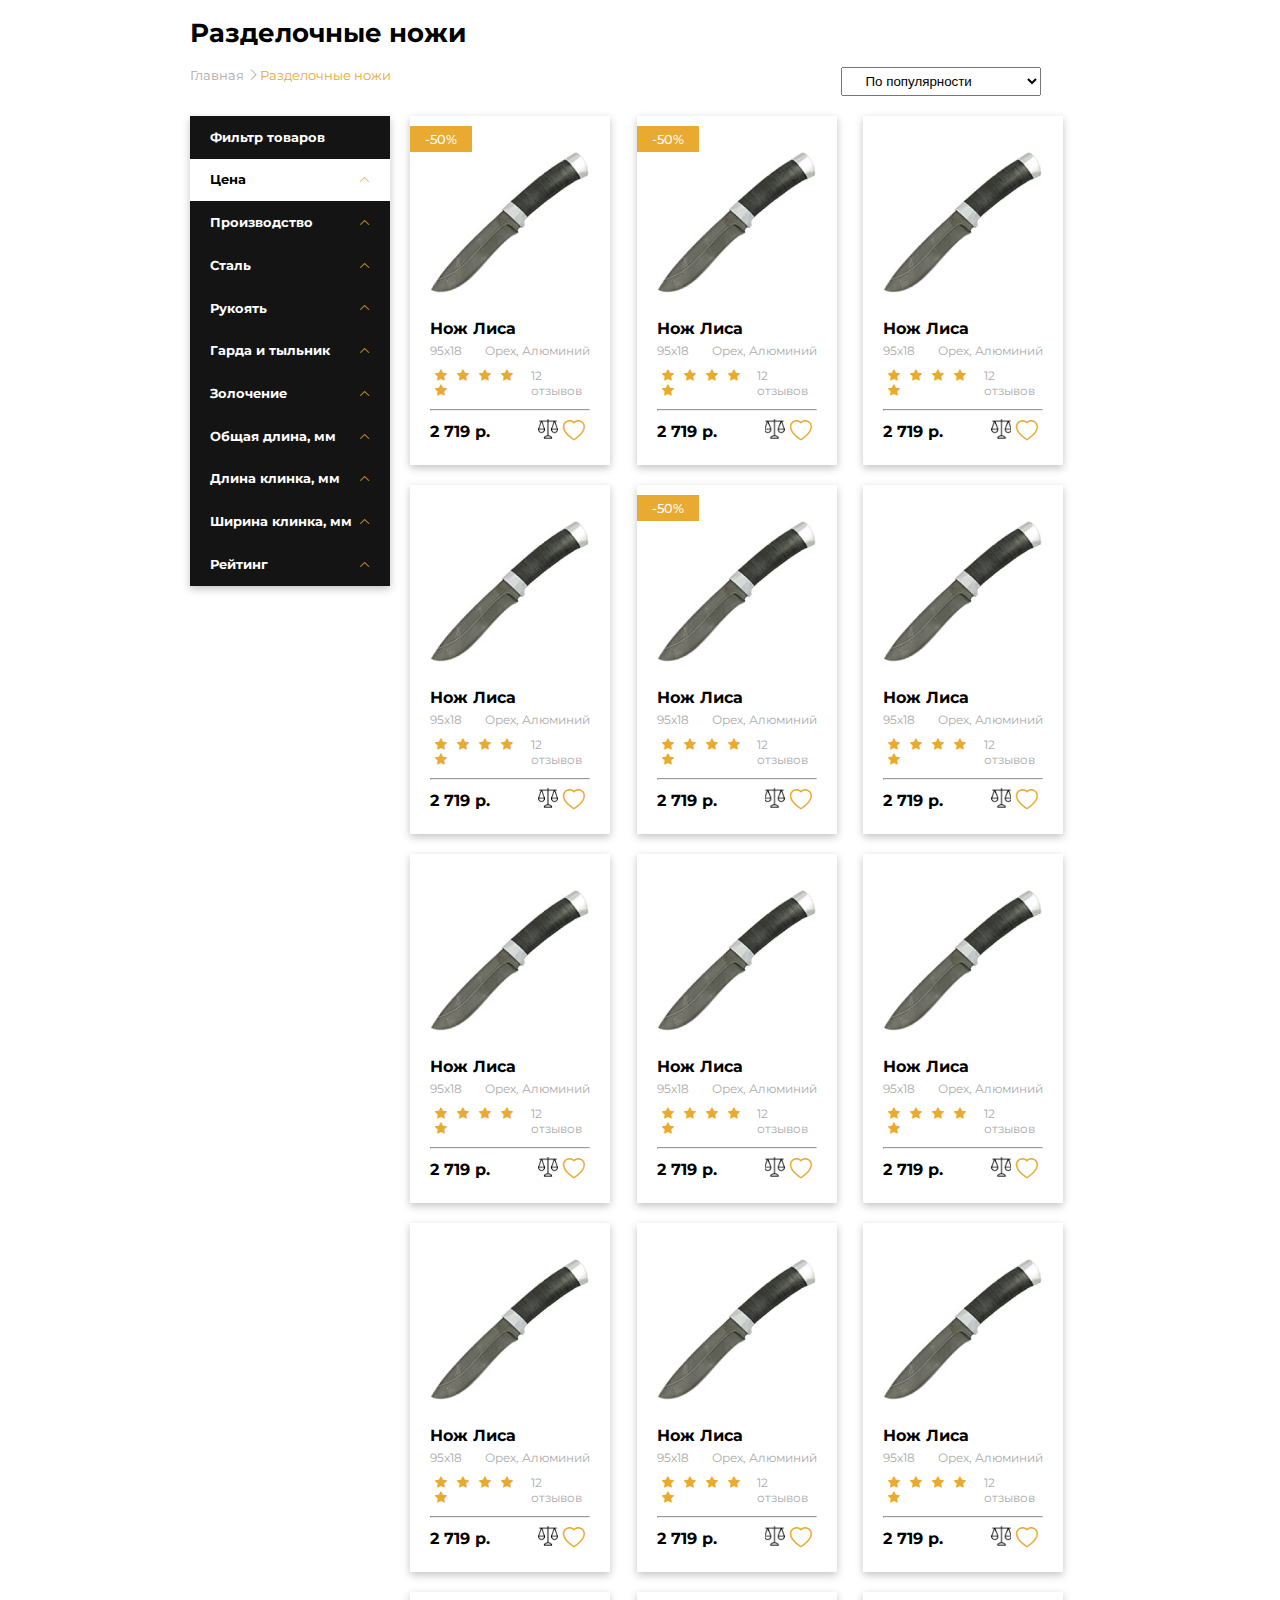
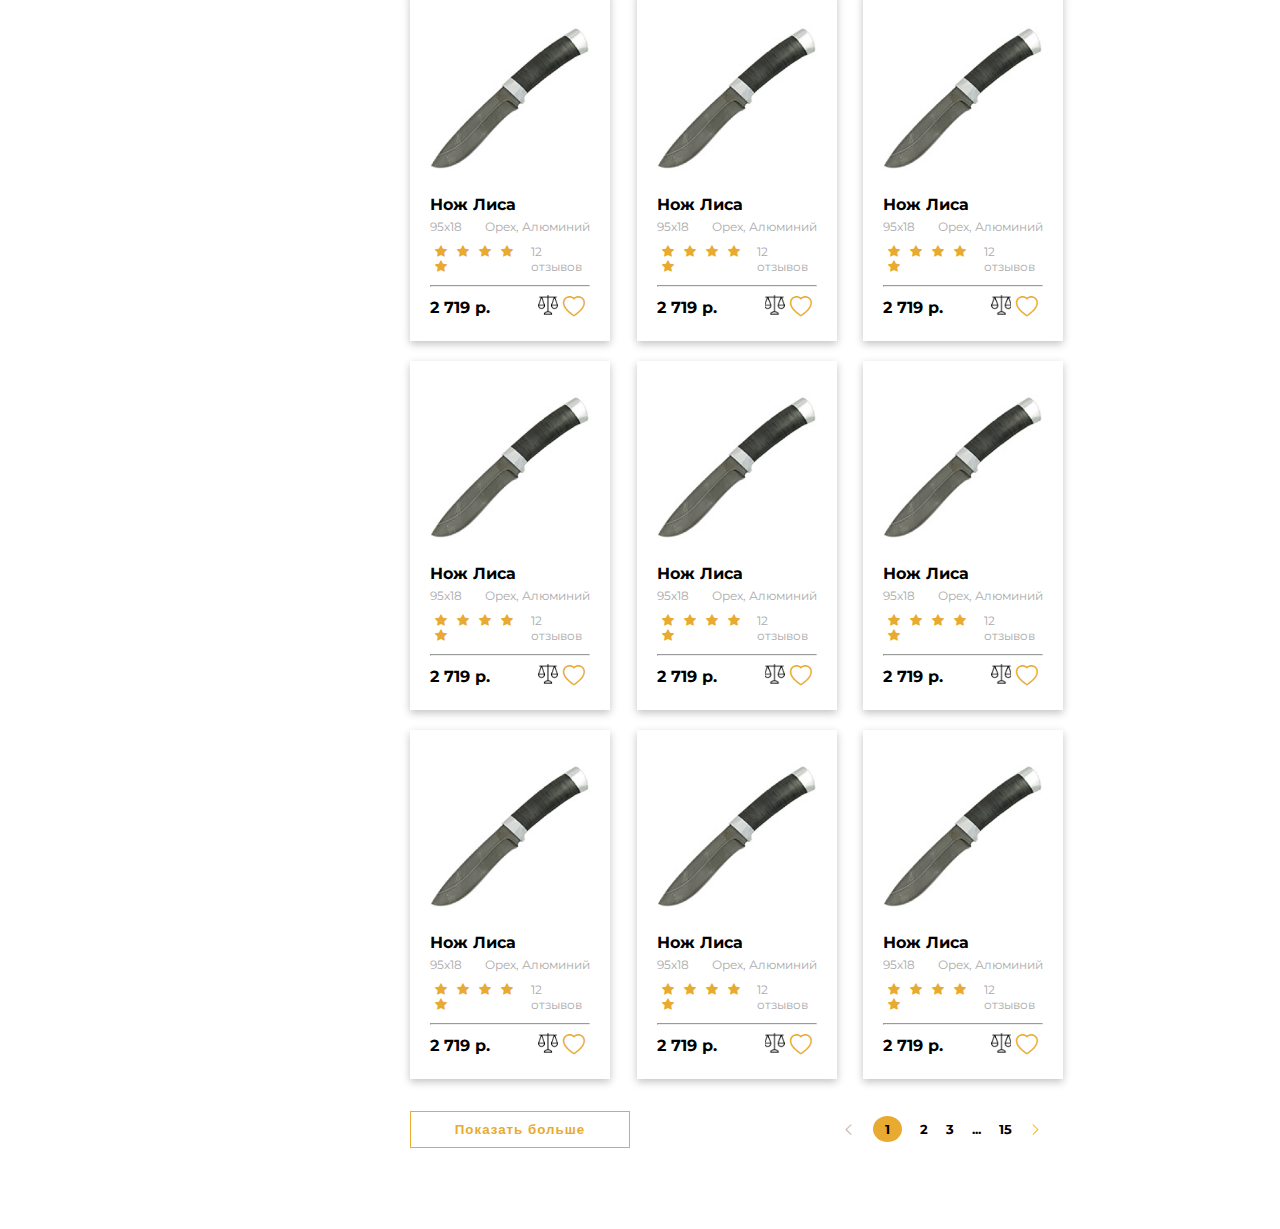
<file: Compiled-HTML/pug/pages/katalog.html>
<!DOCTYPE html><html lang="en"><head><meta charset="UTF-8"><meta name="viewport" content="width=device-width, initial-scale=1.0"><title>Ножи Златоуст – Купить качественные Златоустовские ...</title><!-- * =============== STYLE ===============--><link rel="stylesheet" href="../../../scss/main.css"><!-- * =============== favicon ===============--><link rel="icon" href="https://www.zlatmax.ru/favicon.svg"><!-- * =============== Bootstrap ===============--><link rel="stylesheet" href="https://cdn.jsdelivr.net/npm/bootstrap-icons@1.11.2/font/bootstrap-icons.min.css"><!-- * =============== Montserrat FONT ===============--><link rel="preconnect" href="https://fonts.googleapis.com"><link rel="preconnect" href="https://fonts.gstatic.com" crossorigin><link href="https://fonts.googleapis.com/css2?family=Montserrat:ital,wght@0,100..900;1,100..900&amp;display=swap" rel="stylesheet"></head><body> <section class="katalog-section"><div class="katalog-section__items"><div class="katalog-section-items__subtitle"><h1>Разделочные ножи</h1><div class="subtitle__navigation-item"><ul class="navigation-item__lists"><li>Главная <i class="bi bi-chevron-right"></i></li><li>Разделочные ножи</li></ul><select class="navigation-item__select"><option>По популярности</option><option>По популярности</option><option>По популярности</option><option>По популярности</option><option>По популярности</option></select></div></div><div class="katalog-section-items__main-title"><div class="katalog-section-items__main-menu"><div class="main-menu__btn-div"><h3>Фильтр товаров</h3></div><div><div class="btn-div__box" onclick="hide('list')"><h3>Цена</h3><i class="bi bi-chevron-up"></i></div><div id="list"><div class="btn-div__item"><div><p>2000 руб.</p></div><div><p>5000 руб.</p></div></div><div class="btn-div__range-input-item"><input type="range"><small>5000 руб.</small></div></div></div><div><div class="main-menu__btn-div" onclick="hide2('list2')"><h3>Производство</h3><i class="bi bi-chevron-up"></i></div><div class="main-menu__nav-item" id="list2"><form action="#"><input id="vehicle1" type="checkbox" name="vehicle1" value="Bike"><label for="vehicle1"> АиР</label><span>(250)</span><br><input id="vehicle2" type="checkbox" name="vehicle2" value="Car"><label for="vehicle2"> Булат Сергея Баранова</label><span>(25)</span><br><input id="vehicle3" type="checkbox" name="vehicle3" value="Boat"><label for="vehicle3"> Булат Умерова</label><span>(265)</span><br><input id="vehicle1" type="checkbox" name="vehicle1" value="Bike"><label for="vehicle1"> ЗЗОСС</label><span>(18)</span><br><input id="vehicle2" type="checkbox" name="vehicle2" value="Car"><label for="vehicle2"> ЗИК</label><span>(170)</span><br><input id="vehicle3" type="checkbox" name="vehicle3" value="Boat"><label for="vehicle3"> ЗЛАТКО</label><span>(170)</span><br><input id="vehicle1" type="checkbox" name="vehicle1" value="Bike"><label for="vehicle1"> ЗлатПрофит</label><span>(170)</span><br><input id="vehicle2" type="checkbox" name="vehicle2" value="Car"><label for="vehicle2"> ЗОК</label><span>(170)</span><br><input id="vehicle3" type="checkbox" name="vehicle3" value="Boat"><label for="vehicle3"> НБК</label><span>(170)</span><br><input id="vehicle2" type="checkbox" name="vehicle2" value="Car"><label for="vehicle2"> НИКОН</label><span>(170)</span><br><input id="vehicle3" type="checkbox" name="vehicle3" value="Boat"><label for="vehicle3"> Оружейник</label><span>(170)</span><br><input id="vehicle2" type="checkbox" name="vehicle2" value="Car"><label for="vehicle2"> РОСоружие</label><span>(170)</span><br><input id="vehicle3" type="checkbox" name="vehicle3" value="Boat"><label for="vehicle3"> СТИЛЬ-М</label><span>(170)</span><br></form></div></div><div><div class="main-menu__btn-div" onclick="hide3('list3')"><h3>Сталь</h3><i class="bi bi-chevron-up"></i></div><div class="main-menu__nav-item" id="list3"><form action="#"><input id="vehicle1" type="checkbox" name="vehicle1" value="Bike"><label for="vehicle1"> 100Х13М</label><span>(250)</span><br><input id="vehicle2" type="checkbox" name="vehicle2" value="Car"><label for="vehicle2"> 110Х18М-ШД</label><span>(25)</span><br><input id="vehicle3" type="checkbox" name="vehicle3" value="Boat"><label for="vehicle3"> 40Х10С2М (ЭИ-107)</label><span>(265)</span><br><input id="vehicle1" type="checkbox" name="vehicle1" value="Bike"><label for="vehicle1"> 50Х14МФ</label><span>(18)</span><br><input id="vehicle2" type="checkbox" name="vehicle2" value="Car"><label for="vehicle2"> 95Х18</label><span>(170)</span><br><input id="vehicle3" type="checkbox" name="vehicle3" value="Boat"><label for="vehicle3"> AUS-8</label><span>(170)</span><br><input id="vehicle1" type="checkbox" name="vehicle1" value="Bike"><label for="vehicle1"> ELMAX</label><span>(170)</span><br><input id="vehicle2" type="checkbox" name="vehicle2" value="Car"><label for="vehicle2"> RWL-34</label><span>(170)</span><br><input id="vehicle3" type="checkbox" name="vehicle3" value="Boat"><label for="vehicle3"> Дамаск</label><span>(170)</span><br><input id="vehicle2" type="checkbox" name="vehicle2" value="Car"><label for="vehicle2"> К340</label><span>(170)</span><br><input id="vehicle3" type="checkbox" name="vehicle3" value="Boat"><label for="vehicle3"> Литой булат</label><span>(170)</span><br><input id="vehicle2" type="checkbox" name="vehicle2" value="Car"><label for="vehicle2"> Литой булат</label><span>(170)</span><br><input id="vehicle3" type="checkbox" name="vehicle3" value="Boat"><label for="vehicle3"> М390</label><span>(170)</span><br></form></div></div><div><div class="main-menu__btn-div" onclick="hide4('list4')"><h3>Рукоять</h3><i class="bi bi-chevron-up"></i></div><div class="main-menu__nav-item" id="list4"><form action="#"><input id="vehicle1" type="checkbox" name="vehicle1" value="Bike"><label for="vehicle1"> Mercorne</label><span>(250)</span><br><input id="vehicle2" type="checkbox" name="vehicle2" value="Car"><label for="vehicle2"> Березовый кап</label><span>(25)</span><br><input id="vehicle3" type="checkbox" name="vehicle3" value="Boat"><label for="vehicle3"> Бубинго</label><span>(265)</span><br><input id="vehicle1" type="checkbox" name="vehicle1" value="Bike"><label for="vehicle1"> Граб</label><span>(18)</span><br><input id="vehicle2" type="checkbox" name="vehicle2" value="Car"><label for="vehicle2"> Дуб</label><span>(170)</span><br><input id="vehicle3" type="checkbox" name="vehicle3" value="Boat"><label for="vehicle3"> Кап</label><span>(170)</span><br><input id="vehicle1" type="checkbox" name="vehicle1" value="Bike"><label for="vehicle1"> Комбинированная</label><span>(170)</span><br><input id="vehicle2" type="checkbox" name="vehicle2" value="Car"><label for="vehicle2"> Каштан</label><span>(170)</span><br><input id="vehicle3" type="checkbox" name="vehicle3" value="Boat"><label for="vehicle3"> Квартопрен</label><span>(170)</span><br><input id="vehicle2" type="checkbox" name="vehicle2" value="Car"><label for="vehicle2"> Кожа-Металл</label><span>(170)</span><br><input id="vehicle3" type="checkbox" name="vehicle3" value="Boat"><label for="vehicle3"> Комбинированная</label><span>(170)</span><br></form></div></div><div><div class="main-menu__btn-div" onclick="hide5('list5')"><h3>Гарда и тыльник</h3><i class="bi bi-chevron-up"></i></div><div class="main-menu__nav-item" id="list5"><form action="#"><input id="vehicle1" type="checkbox" name="vehicle1" value="Bike"><label for="vehicle1"> Алюминий</label><span>(250)</span><br><input id="vehicle2" type="checkbox" name="vehicle2" value="Car"><label for="vehicle2"> Латунь</label><span>(25)</span><br><input id="vehicle3" type="checkbox" name="vehicle3" value="Boat"><label for="vehicle3"> Литой Барс</label><span>(265)</span><br><input id="vehicle1" type="checkbox" name="vehicle1" value="Bike"><label for="vehicle1"> Литой Барс</label><span>(18)</span><br><input id="vehicle2" type="checkbox" name="vehicle2" value="Car"><label for="vehicle2"> Литой Пума</label><span>(170)</span><br><input id="vehicle3" type="checkbox" name="vehicle3" value="Boat"><label for="vehicle3"> Литой Пума</label><span>(170)</span><br><input id="vehicle1" type="checkbox" name="vehicle1" value="Bike"><label for="vehicle1"> Литье</label><span>(170)</span><br><input id="vehicle2" type="checkbox" name="vehicle2" value="Car"><label for="vehicle2"> Металлический</label><span>(170)</span><br><input id="vehicle3" type="checkbox" name="vehicle3" value="Boat"><label for="vehicle3"> Нержавеющая сталь</label><span>(170)</span><br><input id="vehicle2" type="checkbox" name="vehicle2" value="Car"><label for="vehicle2"> Текстолит</label><span>(170)</span><br><input id="vehicle3" type="checkbox" name="vehicle3" value="Boat"><label for="vehicle3"> Комбинированная</label><span>(170)</span><br></form></div></div><div><div class="main-menu__btn-div" onclick="hide6('list6')"><h3>Золочение</h3><i class="bi bi-chevron-up"></i></div><div class="main-menu__nav-item" id="list6"><form action="#"><input id="vehicle1" type="checkbox" name="vehicle1" value="Bike"><label for="vehicle1"> Золочение клинка</label><span>(250)</span><br><input id="vehicle2" type="checkbox" name="vehicle2" value="Car"><label for="vehicle2"> Золочение рисунка на клинке</label><span>(25)</span><br></form></div></div><div><div class="main-menu__btn-div" onclick="hide7('list7')"><h3>Общая длина, мм</h3><i class="bi bi-chevron-up"></i></div><div id="list7"><div class="btn-div__items"><div> <p>100</p></div><div> <p>90</p></div></div><div class="btn-div__range-input-item">  <input type="range"></div></div></div><div><div class="main-menu__btn-div" onclick="hide8('list8')"><h3>Длина клинка, мм</h3><i class="bi bi-chevron-up"></i></div><div id="list8"><div class="btn-div__items"><div> <p>100</p></div><div> <p>90</p></div></div><div class="btn-div__range-input-item"><input type="range"></div></div></div><div><div class="main-menu__btn-div" onclick="hide9('list9')"><h3>Ширина клинка, мм</h3><i class="bi bi-chevron-up"></i></div><div id="list9"><div class="btn-div__items"><div> <p>100</p></div><div> <p>90</p></div></div><div class="btn-div__range-input-item"><input type="range"></div></div></div><div><div class="main-menu__btn-div" onclick="hide10('list10')"><h3>Рейтинг</h3><i class="bi bi-chevron-up"></i></div><div class="main-menu__nav-items" id="list10"><form action="#"><input id="vehicle1" type="checkbox" name="vehicle1" value="Bike"><label for="vehicle1"></label><i class="bi bi-star-fill"></i><i class="bi bi-star-fill"></i><i class="bi bi-star-fill"></i><i class="bi bi-star-fill"></i><i class="bi bi-star-fill"></i><span>5/5</span><br><input id="vehicle2" type="checkbox" name="vehicle2" value="Car"><label for="vehicle2"></label><i class="bi bi-star-fill"></i><i class="bi bi-star-fill"></i><i class="bi bi-star-fill"></i><i class="bi bi-star-fill"></i><span>4/5</span><br><input id="vehicle1" type="checkbox" name="vehicle1" value="Bike"><label for="vehicle1"></label><i class="bi bi-star-fill"></i><i class="bi bi-star-fill"></i><i class="bi bi-star-fill"></i><span>3/5</span><br><input id="vehicle2" type="checkbox" name="vehicle2" value="Car"><label for="vehicle2"></label><i class="bi bi-star-fill"></i><i class="bi bi-star-fill"></i><span>2/5</span><br><input id="vehicle1" type="checkbox" name="vehicle1" value="Bike"><label for="vehicle1"></label><i class="bi bi-star-fill"></i><span>1/5</span><br></form></div></div></div><div class="katalog-section-items__main-text"><section class="katalog-cards-section"><div class="katalog-cards-section-items__title"><div class="katalog-cards-title__subtitle"><img src="../../../img/Knife/01s 1.png" alt=""><h3>Нож Лиса</h3><div class="katalog-cards-subtitle__title"><p>95х18</p><p>Орех, Алюминий</p></div><div class="katalog-cards-subtitle__title"><div> <i class="bi bi-star-fill"></i><i class="bi bi-star-fill"></i><i class="bi bi-star-fill"></i><i class="bi bi-star-fill"></i><i class="bi bi-star-fill"></i></div><p>12 отзывов</p></div><hr><div class="katalog-cards-subtitle__title"><h3>2 719 р.</h3><div> <img class="img-group" src="../../../img/Stars/Group.png" alt=""><i class="bi bi-heart"></i></div></div><div class="small-btn"><p>-50%</p></div></div><div class="katalog-cards-title__subtitle"><img src="../../../img/Knife/01s 1.png" alt=""><h3>Нож Лиса</h3><div class="katalog-cards-subtitle__title"><p>95х18</p><p>Орех, Алюминий</p></div><div class="katalog-cards-subtitle__title"><div> <i class="bi bi-star-fill"></i><i class="bi bi-star-fill"></i><i class="bi bi-star-fill"></i><i class="bi bi-star-fill"></i><i class="bi bi-star-fill"></i></div><p>12 отзывов</p></div><hr><div class="katalog-cards-subtitle__title"><h3>2 719 р.</h3><div> <img class="img-group" src="../../../img/Stars/Group.png" alt=""><i class="bi bi-heart"></i></div></div><div class="small-btn"><p>-50%</p></div></div><div class="katalog-cards-title__subtitle"><img src="../../../img/Knife/01s 1.png" alt=""><h3>Нож Лиса</h3><div class="katalog-cards-subtitle__title"><p>95х18</p><p>Орех, Алюминий</p></div><div class="katalog-cards-subtitle__title"><div> <i class="bi bi-star-fill"></i><i class="bi bi-star-fill"></i><i class="bi bi-star-fill"></i><i class="bi bi-star-fill"></i><i class="bi bi-star-fill"></i></div><p>12 отзывов</p></div><hr><div class="katalog-cards-subtitle__title"><h3>2 719 р.</h3><div> <img class="img-group" src="../../../img/Stars/Group.png" alt=""><i class="bi bi-heart"></i></div></div></div></div></section><section class="katalog-cards-section"><div class="katalog-cards-section-items__title"><div class="katalog-cards-title__subtitle"><img src="../../../img/Knife/01s 1.png" alt=""><h3>Нож Лиса</h3><div class="katalog-cards-subtitle__title"><p>95х18</p><p>Орех, Алюминий</p></div><div class="katalog-cards-subtitle__title"><div> <i class="bi bi-star-fill"></i><i class="bi bi-star-fill"></i><i class="bi bi-star-fill"></i><i class="bi bi-star-fill"></i><i class="bi bi-star-fill"></i></div><p>12 отзывов</p></div><hr><div class="katalog-cards-subtitle__title"><h3>2 719 р.</h3><div> <img class="img-group" src="../../../img/Stars/Group.png" alt=""><i class="bi bi-heart"></i></div></div></div><div class="katalog-cards-title__subtitle"><img src="../../../img/Knife/01s 1.png" alt=""><h3>Нож Лиса</h3><div class="katalog-cards-subtitle__title"><p>95х18</p><p>Орех, Алюминий</p></div><div class="katalog-cards-subtitle__title"><div> <i class="bi bi-star-fill"></i><i class="bi bi-star-fill"></i><i class="bi bi-star-fill"></i><i class="bi bi-star-fill"></i><i class="bi bi-star-fill"></i></div><p>12 отзывов</p></div><hr><div class="katalog-cards-subtitle__title"><h3>2 719 р.</h3><div> <img class="img-group" src="../../../img/Stars/Group.png" alt=""><i class="bi bi-heart"></i></div></div><div class="small-btn"><p>-50%</p></div></div><div class="katalog-cards-title__subtitle"><img src="../../../img/Knife/01s 1.png" alt=""><h3>Нож Лиса</h3><div class="katalog-cards-subtitle__title"><p>95х18</p><p>Орех, Алюминий</p></div><div class="katalog-cards-subtitle__title"><div> <i class="bi bi-star-fill"></i><i class="bi bi-star-fill"></i><i class="bi bi-star-fill"></i><i class="bi bi-star-fill"></i><i class="bi bi-star-fill"></i></div><p>12 отзывов</p></div><hr><div class="katalog-cards-subtitle__title"><h3>2 719 р.</h3><div> <img class="img-group" src="../../../img/Stars/Group.png" alt=""><i class="bi bi-heart"></i></div></div></div></div></section><section class="katalog-cards-section"><div class="katalog-cards-section-items__title"><div class="katalog-cards-title__subtitle"><img src="../../../img/Knife/01s 1.png" alt=""><h3>Нож Лиса</h3><div class="katalog-cards-subtitle__title"><p>95х18</p><p>Орех, Алюминий</p></div><div class="katalog-cards-subtitle__title"><div> <i class="bi bi-star-fill"></i><i class="bi bi-star-fill"></i><i class="bi bi-star-fill"></i><i class="bi bi-star-fill"></i><i class="bi bi-star-fill"></i></div><p>12 отзывов</p></div><hr><div class="katalog-cards-subtitle__title"><h3>2 719 р.</h3><div> <img class="img-group" src="../../../img/Stars/Group.png" alt=""><i class="bi bi-heart"></i></div></div></div><div class="katalog-cards-title__subtitle"><img src="../../../img/Knife/01s 1.png" alt=""><h3>Нож Лиса</h3><div class="katalog-cards-subtitle__title"><p>95х18</p><p>Орех, Алюминий</p></div><div class="katalog-cards-subtitle__title"><div> <i class="bi bi-star-fill"></i><i class="bi bi-star-fill"></i><i class="bi bi-star-fill"></i><i class="bi bi-star-fill"></i><i class="bi bi-star-fill"></i></div><p>12 отзывов</p></div><hr><div class="katalog-cards-subtitle__title"><h3>2 719 р.</h3><div> <img class="img-group" src="../../../img/Stars/Group.png" alt=""><i class="bi bi-heart"></i></div></div></div><div class="katalog-cards-title__subtitle"><img src="../../../img/Knife/01s 1.png" alt=""><h3>Нож Лиса</h3><div class="katalog-cards-subtitle__title"><p>95х18</p><p>Орех, Алюминий</p></div><div class="katalog-cards-subtitle__title"><div> <i class="bi bi-star-fill"></i><i class="bi bi-star-fill"></i><i class="bi bi-star-fill"></i><i class="bi bi-star-fill"></i><i class="bi bi-star-fill"></i></div><p>12 отзывов</p></div><hr><div class="katalog-cards-subtitle__title"><h3>2 719 р.</h3><div> <img class="img-group" src="../../../img/Stars/Group.png" alt=""><i class="bi bi-heart"></i></div></div></div></div></section><section class="katalog-cards-section"><div class="katalog-cards-section-items__title"><div class="katalog-cards-title__subtitle"><img src="../../../img/Knife/01s 1.png" alt=""><h3>Нож Лиса</h3><div class="katalog-cards-subtitle__title"><p>95х18</p><p>Орех, Алюминий</p></div><div class="katalog-cards-subtitle__title"><div> <i class="bi bi-star-fill"></i><i class="bi bi-star-fill"></i><i class="bi bi-star-fill"></i><i class="bi bi-star-fill"></i><i class="bi bi-star-fill"></i></div><p>12 отзывов</p></div><hr><div class="katalog-cards-subtitle__title"><h3>2 719 р.</h3><div> <img class="img-group" src="../../../img/Stars/Group.png" alt=""><i class="bi bi-heart"></i></div></div></div><div class="katalog-cards-title__subtitle"><img src="../../../img/Knife/01s 1.png" alt=""><h3>Нож Лиса</h3><div class="katalog-cards-subtitle__title"><p>95х18</p><p>Орех, Алюминий</p></div><div class="katalog-cards-subtitle__title"><div> <i class="bi bi-star-fill"></i><i class="bi bi-star-fill"></i><i class="bi bi-star-fill"></i><i class="bi bi-star-fill"></i><i class="bi bi-star-fill"></i></div><p>12 отзывов</p></div><hr><div class="katalog-cards-subtitle__title"><h3>2 719 р.</h3><div> <img class="img-group" src="../../../img/Stars/Group.png" alt=""><i class="bi bi-heart"></i></div></div></div><div class="katalog-cards-title__subtitle"><img src="../../../img/Knife/01s 1.png" alt=""><h3>Нож Лиса</h3><div class="katalog-cards-subtitle__title"><p>95х18</p><p>Орех, Алюминий</p></div><div class="katalog-cards-subtitle__title"><div> <i class="bi bi-star-fill"></i><i class="bi bi-star-fill"></i><i class="bi bi-star-fill"></i><i class="bi bi-star-fill"></i><i class="bi bi-star-fill"></i></div><p>12 отзывов</p></div><hr><div class="katalog-cards-subtitle__title"><h3>2 719 р.</h3><div> <img class="img-group" src="../../../img/Stars/Group.png" alt=""><i class="bi bi-heart"></i></div></div></div></div></section><section class="katalog-cards-section"><div class="katalog-cards-section-items__title"><div class="katalog-cards-title__subtitle"><img src="../../../img/Knife/01s 1.png" alt=""><h3>Нож Лиса</h3><div class="katalog-cards-subtitle__title"><p>95х18</p><p>Орех, Алюминий</p></div><div class="katalog-cards-subtitle__title"><div> <i class="bi bi-star-fill"></i><i class="bi bi-star-fill"></i><i class="bi bi-star-fill"></i><i class="bi bi-star-fill"></i><i class="bi bi-star-fill"></i></div><p>12 отзывов</p></div><hr><div class="katalog-cards-subtitle__title"><h3>2 719 р.</h3><div> <img class="img-group" src="../../../img/Stars/Group.png" alt=""><i class="bi bi-heart"></i></div></div></div><div class="katalog-cards-title__subtitle"><img src="../../../img/Knife/01s 1.png" alt=""><h3>Нож Лиса</h3><div class="katalog-cards-subtitle__title"><p>95х18</p><p>Орех, Алюминий</p></div><div class="katalog-cards-subtitle__title"><div> <i class="bi bi-star-fill"></i><i class="bi bi-star-fill"></i><i class="bi bi-star-fill"></i><i class="bi bi-star-fill"></i><i class="bi bi-star-fill"></i></div><p>12 отзывов</p></div><hr><div class="katalog-cards-subtitle__title"><h3>2 719 р.</h3><div> <img class="img-group" src="../../../img/Stars/Group.png" alt=""><i class="bi bi-heart"></i></div></div></div><div class="katalog-cards-title__subtitle"><img src="../../../img/Knife/01s 1.png" alt=""><h3>Нож Лиса</h3><div class="katalog-cards-subtitle__title"><p>95х18</p><p>Орех, Алюминий</p></div><div class="katalog-cards-subtitle__title"><div> <i class="bi bi-star-fill"></i><i class="bi bi-star-fill"></i><i class="bi bi-star-fill"></i><i class="bi bi-star-fill"></i><i class="bi bi-star-fill"></i></div><p>12 отзывов</p></div><hr><div class="katalog-cards-subtitle__title"><h3>2 719 р.</h3><div> <img class="img-group" src="../../../img/Stars/Group.png" alt=""><i class="bi bi-heart"></i></div></div></div></div></section><section class="katalog-cards-section"><div class="katalog-cards-section-items__title"><div class="katalog-cards-title__subtitle"><img src="../../../img/Knife/01s 1.png" alt=""><h3>Нож Лиса</h3><div class="katalog-cards-subtitle__title"><p>95х18</p><p>Орех, Алюминий</p></div><div class="katalog-cards-subtitle__title"><div> <i class="bi bi-star-fill"></i><i class="bi bi-star-fill"></i><i class="bi bi-star-fill"></i><i class="bi bi-star-fill"></i><i class="bi bi-star-fill"></i></div><p>12 отзывов</p></div><hr><div class="katalog-cards-subtitle__title"><h3>2 719 р.</h3><div> <img class="img-group" src="../../../img/Stars/Group.png" alt=""><i class="bi bi-heart"></i></div></div></div><div class="katalog-cards-title__subtitle"><img src="../../../img/Knife/01s 1.png" alt=""><h3>Нож Лиса</h3><div class="katalog-cards-subtitle__title"><p>95х18</p><p>Орех, Алюминий</p></div><div class="katalog-cards-subtitle__title"><div> <i class="bi bi-star-fill"></i><i class="bi bi-star-fill"></i><i class="bi bi-star-fill"></i><i class="bi bi-star-fill"></i><i class="bi bi-star-fill"></i></div><p>12 отзывов</p></div><hr><div class="katalog-cards-subtitle__title"><h3>2 719 р.</h3><div> <img class="img-group" src="../../../img/Stars/Group.png" alt=""><i class="bi bi-heart"></i></div></div></div><div class="katalog-cards-title__subtitle"><img src="../../../img/Knife/01s 1.png" alt=""><h3>Нож Лиса</h3><div class="katalog-cards-subtitle__title"><p>95х18</p><p>Орех, Алюминий</p></div><div class="katalog-cards-subtitle__title"><div> <i class="bi bi-star-fill"></i><i class="bi bi-star-fill"></i><i class="bi bi-star-fill"></i><i class="bi bi-star-fill"></i><i class="bi bi-star-fill"></i></div><p>12 отзывов</p></div><hr><div class="katalog-cards-subtitle__title"><h3>2 719 р.</h3><div> <img class="img-group" src="../../../img/Stars/Group.png" alt=""><i class="bi bi-heart"></i></div></div></div></div></section><section class="katalog-cards-section"><div class="katalog-cards-section-items__title"><div class="katalog-cards-title__subtitle"><img src="../../../img/Knife/01s 1.png" alt=""><h3>Нож Лиса</h3><div class="katalog-cards-subtitle__title"><p>95х18</p><p>Орех, Алюминий</p></div><div class="katalog-cards-subtitle__title"><div> <i class="bi bi-star-fill"></i><i class="bi bi-star-fill"></i><i class="bi bi-star-fill"></i><i class="bi bi-star-fill"></i><i class="bi bi-star-fill"></i></div><p>12 отзывов</p></div><hr><div class="katalog-cards-subtitle__title"><h3>2 719 р.</h3><div> <img class="img-group" src="../../../img/Stars/Group.png" alt=""><i class="bi bi-heart"></i></div></div></div><div class="katalog-cards-title__subtitle"><img src="../../../img/Knife/01s 1.png" alt=""><h3>Нож Лиса</h3><div class="katalog-cards-subtitle__title"><p>95х18</p><p>Орех, Алюминий</p></div><div class="katalog-cards-subtitle__title"><div> <i class="bi bi-star-fill"></i><i class="bi bi-star-fill"></i><i class="bi bi-star-fill"></i><i class="bi bi-star-fill"></i><i class="bi bi-star-fill"></i></div><p>12 отзывов</p></div><hr><div class="katalog-cards-subtitle__title"><h3>2 719 р.</h3><div> <img class="img-group" src="../../../img/Stars/Group.png" alt=""><i class="bi bi-heart"> </i></div></div></div><div class="katalog-cards-title__subtitle"><img src="../../../img/Knife/01s 1.png" alt=""><h3>Нож Лиса</h3><div class="katalog-cards-subtitle__title"><p>95х18</p><p>Орех, Алюминий</p></div><div class="katalog-cards-subtitle__title"><div> <i class="bi bi-star-fill"></i><i class="bi bi-star-fill"></i><i class="bi bi-star-fill"></i><i class="bi bi-star-fill"></i><i class="bi bi-star-fill"></i></div><p>12 отзывов</p></div><hr><div class="katalog-cards-subtitle__title"><h3>2 719 р.</h3><div> <img class="img-group" src="../../../img/Stars/Group.png" alt=""><i class="bi bi-heart"></i></div></div></div></div></section><div class="katalog-items-section"><button>Показать больше</button><div class="katalog-items-section__title"><i class="bi bi-chevron-left"></i><h4>1</h4><h4>2</h4><h4>3</h4><h4>...</h4><h4>15</h4><i class="bi bi-chevron-right"></i></div></div></div></div></div></section><script src="../../../js/main.js"> </script></body></html>
</file>
<file: scss/main.css>
@charset "UTF-8";
body {
  margin: 0;
  padding: 0;
  box-sizing: border-box;
  font-family: Montserrat, sans-serif;
}

::-webkit-scrollbar {
  width: 8px;
}

::-webkit-scrollbar-thumb {
  background-color: grey;
}

*::-moz-selection {
  background-color: grey;
  color: #fff;
}

*::selection {
  background-color: grey;
  color: #fff;
}

.catalog-header__blocks {
  width: 100%;
  padding-bottom: 10px;
  background-color: black;
  text-decoration: none;
  color: aliceblue;
}
.catalog-header__blocks .catalog-header__block {
  list-style: none;
  display: grid;
  justify-content: center;
  grid-template-columns: auto auto auto auto auto;
  font-size: 17px;
  font-weight: 700;
  text-decoration: none;
  font-family: system-ui, -apple-system, BlinkMacSystemFont, "Segoe UI", Roboto, Oxygen, Ubuntu, Cantarell, "Open Sans", "Helvetica Neue", sans-serif;
}
.catalog-header__blocks .catalog-header__list a {
  list-style: none;
  color: aliceblue;
  text-decoration: none;
}
.catalog-header__blocks .catalog-header__all {
  color: rgb(232, 170, 49);
  text-decoration: none;
  display: flex;
  justify-content: center;
}

@media only screen and (max-width: 600px) {
  .catalog-header__block {
    grid-template-columns: auto;
  }
}
@media only screen and (min-width: 600px) and (max-width: 900px) {
  .catalog-header__block {
    grid-template-columns: auto;
    grid-template-rows: auto;
  }
}
.container {
  width: 100%;
  height: -moz-max-content;
  height: max-content;
  padding-top: 100px;
  padding-bottom: 100px;
}

.KnifeBg {
  width: 100%;
  height: -moz-max-content;
  height: max-content;
  background: url("../img/headir/bg.jpg") center/cover no-repeat;
}
.KnifeBg .KnifeBg__TextL {
  padding: 50px 0;
  max-width: 800px;
  padding-left: 5%;
}
.KnifeBg .KnifeBg__TextL .KnifeBg-TextL__Img {
  position: absolute;
  left: 900px;
}
.KnifeBg .KnifeBg__TextL .KnifeBg-TextL__Img img {
  width: 347px;
  height: 499;
  margin-top: -30px;
}
.KnifeBg .KnifeBg__TextL .KnifeBg-TextL__h4 {
  color: #fff;
  font-size: 27px;
}
.KnifeBg .KnifeBg__TextL .KnifeBg-TextL__h4-2 {
  color: #fff;
  font-size: 20px;
}
.KnifeBg .KnifeBg__TextL .KnifeBg-TextL__p {
  color: #fff;
  font-size: 20px;
}
.KnifeBg .KnifeBg__TextL .KnifeBg-TextL__btn {
  -webkit-box-shadow: 0px 0px 51px 13px rgba(232, 170, 49, 0.2);
  margin-top: 30px;
  width: 228px;
  height: 50px;
  border: none;
  color: #fff;
  border-radius: 3px;
  cursor: pointer;
  transition: 0.3s;
  background-color: rgba(232, 171, 49, 0.8745098039);
  font-size: 20px;
}
.KnifeBg .KnifeBg__TextL .KnifeBg-TextL__btn:hover {
  background-color: rgba(232, 171, 49, 0.7490196078);
}
.KnifeBg .KnifeBg-TextL__Sell {
  display: grid;
  grid-template-columns: auto auto auto auto;
  justify-content: space-around;
  padding-top: 40px;
  padding-bottom: 100px;
}
.KnifeBg .KnifeBg-TextL__Sell .KnifeBg-TextL-Sell__Card {
  cursor: pointer;
  width: 265px;
  height: 145px;
}
.KnifeBg .KnifeBg-TextL__Sell .KnifeBg-TextL-Sell__Card img {
  margin-left: 38%;
}
.KnifeBg .KnifeBg-TextL__Sell .KnifeBg-TextL-Sell__Card .KnifeBg-TextL-Sell-Card-P {
  text-align: center;
  color: #fff;
  font-size: 20px;
}
.KnifeBg .KnifeBg-TextL__Sell .KnifeBg-TextL-Sell__Card .KnifeBg-TextL-Sell-Card-P:hover {
  color: red;
}
.KnifeBg .KnifeBg-TextL__Sell .KnifeBg-TextL-Sell__Card:hover {
  transform: scale(1.08);
}

.navbar__top__item {
  width: 100%;
  background: rgb(0, 0, 0);
}
.navbar__top__item .nav__items__item__link {
  padding: 16px;
}
.navbar__top__item .nav__items__item__link:hover {
  color: rgb(232, 170, 49);
}
.navbar__top__item .nav__items__item__avatar {
  display: flex;
  justify-content: end;
}
.navbar__top__item .navbar__items {
  margin: 0;
  width: -moz-max-content;
  width: max-content;
  height: 70px;
  display: grid;
  align-items: center;
  grid-template-columns: auto auto auto auto auto;
  gap: 20px;
}
.navbar__top__item .navbar__items .nav__items__item__link {
  text-decoration: none;
}
.navbar__top__item .navbar__items .nav__items__item__avatar {
  display: flex;
  align-items: center;
  justify-content: end;
}
.navbar__top__item .navbar__items a {
  text-decoration: none;
  color: aliceblue;
  font-size: 13px;
  font-weight: 700;
  font-family: system-ui, -apple-system, BlinkMacSystemFont, "Segoe UI", Roboto, Oxygen, Ubuntu, Cantarell, "Open Sans", "Helvetica Neue", sans-serif;
}

.zlatmax__navbar {
  background: rgb(236, 241, 242);
  width: 99%;
  padding: 10px;
  padding-right: 0px;
  display: grid;
  grid-template-columns: auto auto auto auto;
  justify-content: space-around;
}
.zlatmax__navbar .zlatmax__navbar__img {
  width: 200px;
}
.zlatmax__navbar .zlatmax__navbar__card img {
  width: 160px;
}
.zlatmax__navbar .zlatmax__navbar__card .zlatmax__navbar__search {
  background: 0 0;
  height: 100%;
  width: 300px;
  min-width: 100px;
  border-radius: 12px;
}
.zlatmax__navbar .zlatmax__navbar__card .location {
  margin-top: 9px;
  width: 300px;
  width: 200px;
}
.zlatmax__navbar .zlatmax__navbar__card .like_2 {
  width: 24px;
  height: 24px;
}

.container_katalok {
  width: 100%;
  padding-top: 20px;
  padding-bottom: 20px;
  background: rgb(0, 0, 0);
}
.container_katalok .text-center {
  list-style: none;
  display: grid;
  grid-template-columns: auto auto auto auto auto;
  justify-content: center;
  gap: 100px;
  align-items: center;
}
.container_katalok a {
  font-size: 13px;
  font-weight: 700;
  text-decoration: none;
  color: aliceblue;
  font-family: system-ui, -apple-system, BlinkMacSystemFont, "Segoe UI", Roboto, Oxygen, Ubuntu, Cantarell, "Open Sans", "Helvetica Neue", sans-serif;
}
.container_katalok a:hover {
  color: rgb(232, 170, 49);
}

.KnifeGrid {
  display: grid;
  grid-template-columns: auto auto auto;
  justify-content: space-around;
  row-gap: 20px;
}
.KnifeGrid .KnifeGrid__Card {
  width: 351px;
  height: 203px;
  background-image: url(../img/Knife/knife-1.png);
  background-size: contain;
  background-repeat: no-repeat;
  background-position: right;
  box-shadow: rgba(0, 0, 0, 0.35) 0px 5px 15px;
}
.KnifeGrid .KnifeGrid__Card .KnifeGrid-Card__Text {
  padding: 20px;
}
.KnifeGrid .KnifeGrid__Card .KnifeGrid-Card__Text a {
  text-decoration: none;
  color: #141414;
  font-weight: bold;
  font-size: 23px;
}
.KnifeGrid .KnifeGrid__Card .KnifeGrid-Card__Text .KnifeGrid-Card-Text__line {
  width: 70px;
  height: 2px;
  margin-top: 10px;
  background-color: #E8AA31;
}
.KnifeGrid .KnifeGrid__Card .KnifeGrid-Card__Text .KnifeGrid-Card-Text__Kategoriy {
  list-style: none;
  margin-left: -32px;
  margin-top: 30px;
}
.KnifeGrid .KnifeGrid__Card .KnifeGrid-Card__Text .KnifeGrid-Card-Text__Kategoriy li::before {
  content: "●";
  color: #E8AA31;
  font-weight: 900;
  display: inline-block;
  width: 1em;
}
.KnifeGrid .h-rotate:hover {
  transform: scale(1.02);
}
.KnifeGrid .KnifeGrid__Card2 {
  width: 351px;
  height: 203px;
  background-image: url(../img/Knife/knife-2.png);
  background-size: contain;
  background-repeat: no-repeat;
  background-position: right;
  box-shadow: rgba(0, 0, 0, 0.35) 0px 5px 15px;
}
.KnifeGrid .KnifeGrid__Card2 .KnifeGrid-Card__Text {
  padding: 20px;
}
.KnifeGrid .KnifeGrid__Card2 .KnifeGrid-Card__Text a {
  text-decoration: none;
  color: #141414;
  font-weight: bold;
  font-size: 23px;
}
.KnifeGrid .KnifeGrid__Card2 .KnifeGrid-Card__Text .KnifeGrid-Card-Text__line {
  width: 70px;
  height: 2px;
  margin-top: 10px;
  background-color: #E8AA31;
}
.KnifeGrid .KnifeGrid__Card2 .KnifeGrid-Card__Text .KnifeGrid-Card-Text__Kategoriy {
  list-style: none;
  margin-left: -37px;
  margin-top: 15px;
}
.KnifeGrid .KnifeGrid__Card2 .KnifeGrid-Card__Text .KnifeGrid-Card-Text__Kategoriy li::before {
  content: "●";
  color: #E8AA31;
  font-weight: 900;
  display: inline-block;
  width: 1em;
}
.KnifeGrid .KnifeGrid__Card3 {
  width: 351px;
  height: 203px;
  background-image: url(../img/Knife/knife-3.png);
  background-size: contain;
  background-repeat: no-repeat;
  background-position: right;
  box-shadow: rgba(0, 0, 0, 0.35) 0px 5px 15px;
}
.KnifeGrid .KnifeGrid__Card3 .KnifeGrid-Card__Text {
  padding: 20px;
}
.KnifeGrid .KnifeGrid__Card3 .KnifeGrid-Card__Text a {
  text-decoration: none;
  color: #141414;
  font-weight: bold;
  font-size: 23px;
}
.KnifeGrid .KnifeGrid__Card3 .KnifeGrid-Card__Text .KnifeGrid-Card-Text__line {
  width: 70px;
  height: 2px;
  margin-top: 10px;
  background-color: #E8AA31;
}
.KnifeGrid .KnifeGrid__Card3 .KnifeGrid-Card__Text .KnifeGrid-Card-Text__Kategoriy {
  list-style: none;
  margin-left: -37px;
  margin-top: 15px;
}
.KnifeGrid .KnifeGrid__Card3 .KnifeGrid-Card__Text .KnifeGrid-Card-Text__Kategoriy li::before {
  content: "●";
  color: #E8AA31;
  font-weight: 900;
  display: inline-block;
  width: 1em;
}
.KnifeGrid .KnifeGrid__Card4 {
  width: 351px;
  height: 203px;
  background-image: url(../img/Knife/knife-4.png);
  background-size: contain;
  background-repeat: no-repeat;
  background-position: right;
  box-shadow: rgba(0, 0, 0, 0.35) 0px 5px 15px;
}
.KnifeGrid .KnifeGrid__Card4 .KnifeGrid-Card__Text {
  padding: 20px;
}
.KnifeGrid .KnifeGrid__Card4 .KnifeGrid-Card__Text a {
  text-decoration: none;
  color: #141414;
  font-weight: bold;
  font-size: 23px;
}
.KnifeGrid .KnifeGrid__Card4 .KnifeGrid-Card__Text .KnifeGrid-Card-Text__line {
  width: 70px;
  height: 2px;
  margin-top: 10px;
  background-color: #E8AA31;
}
.KnifeGrid .KnifeGrid__Card4 .KnifeGrid-Card__Text .KnifeGrid-Card-Text__Kategoriy {
  list-style: none;
  margin-left: -37px;
  margin-top: 15px;
}
.KnifeGrid .KnifeGrid__Card4 .KnifeGrid-Card__Text .KnifeGrid-Card-Text__Kategoriy li::before {
  content: "●";
  color: #E8AA31;
  font-weight: 900;
  display: inline-block;
  width: 1em;
}
.KnifeGrid .KnifeGrid__Card5 {
  width: 351px;
  height: 203px;
  background-image: url(../img/Knife/knife-5.png);
  background-size: contain;
  background-repeat: no-repeat;
  background-position: right;
  box-shadow: rgba(0, 0, 0, 0.35) 0px 5px 15px;
}
.KnifeGrid .KnifeGrid__Card5 .KnifeGrid-Card__Text {
  padding: 20px;
}
.KnifeGrid .KnifeGrid__Card5 .KnifeGrid-Card__Text a {
  text-decoration: none;
  color: #141414;
  font-weight: bold;
  font-size: 23px;
}
.KnifeGrid .KnifeGrid__Card5 .KnifeGrid-Card__Text .KnifeGrid-Card-Text__line {
  width: 70px;
  height: 2px;
  margin-top: 10px;
  background-color: #E8AA31;
}
.KnifeGrid .KnifeGrid__Card5 .KnifeGrid-Card__Text .KnifeGrid-Card-Text__Kategoriy {
  list-style: none;
  margin-left: -37px;
  margin-top: 15px;
}
.KnifeGrid .KnifeGrid__Card5 .KnifeGrid-Card__Text .KnifeGrid-Card-Text__Kategoriy li::before {
  content: "●";
  color: #E8AA31;
  font-weight: 900;
  display: inline-block;
  width: 1em;
}
.KnifeGrid .KnifeGrid__Card6 {
  width: 351px;
  height: 203px;
  background-image: url(../img/Knife/knife-6.png);
  background-size: contain;
  background-repeat: no-repeat;
  background-position: right;
  box-shadow: rgba(0, 0, 0, 0.35) 0px 5px 15px;
}
.KnifeGrid .KnifeGrid__Card6 .KnifeGrid-Card__Text {
  padding: 20px;
}
.KnifeGrid .KnifeGrid__Card6 .KnifeGrid-Card__Text a {
  text-decoration: none;
  color: #141414;
  font-weight: bold;
  font-size: 23px;
}
.KnifeGrid .KnifeGrid__Card6 .KnifeGrid-Card__Text .KnifeGrid-Card-Text__line {
  width: 70px;
  height: 2px;
  margin-top: 10px;
  background-color: #E8AA31;
}
.KnifeGrid .KnifeGrid__Card6 .KnifeGrid-Card__Text .KnifeGrid-Card-Text__Kategoriy {
  list-style: none;
  margin-left: -37px;
  margin-top: 15px;
}
.KnifeGrid .KnifeGrid__Card6 .KnifeGrid-Card__Text .KnifeGrid-Card-Text__Kategoriy li::before {
  content: "●";
  color: #E8AA31;
  font-weight: 900;
  display: inline-block;
  width: 1em;
}

.cards-section {
  width: 100%;
  height: -moz-max-content;
  height: max-content;
}
.cards-section .cards-section__items {
  width: 95%;
  margin: 0 auto;
  padding: 50px 0;
}
.cards-section .cards-section__items .cards-section-items__subtitle {
  width: 94%;
  margin: 0 auto;
  box-sizing: border-box;
  display: flex;
  justify-content: space-between;
  align-items: start;
}
.cards-section .cards-section__items .cards-section-items__title {
  display: flex;
  justify-content: center;
  align-items: center;
}
.cards-section .cards-section__items .cards-section-items__title p {
  letter-spacing: 1px;
}
.cards-section .cards-section__items .cards-section-items__title i {
  color: #E8AA31;
}
.cards-section .cards-section__items .cards-section-items__title-cards {
  width: 100%;
  height: -moz-max-content;
  height: max-content;
  margin: 0 auto;
  display: grid;
  grid-template-columns: auto auto auto auto;
  justify-content: space-evenly;
  gap: 20px;
}
.cards-section .cards-section__items .cards-section-items__title-cards .title-cards__subtitle {
  width: 270px;
  height: -moz-max-content;
  height: max-content;
  padding: 20px;
  box-sizing: border-box;
  box-shadow: rgba(0, 0, 0, 0.24) 0px 3px 8px;
}
.cards-section .cards-section__items .cards-section-items__title-cards .title-cards__subtitle .img-knife {
  width: 250px;
  height: 180px;
  -o-object-fit: contain;
     object-fit: contain;
}
.cards-section .cards-section__items .cards-section-items__title-cards .title-cards__subtitle h3 {
  font-size: 20px;
}
.cards-section .cards-section__items .cards-section-items__title-cards .title-cards__subtitle .title-cards__title {
  display: flex;
  justify-content: space-between;
  align-items: start;
}
.cards-section .cards-section__items .cards-section-items__title-cards .title-cards__subtitle .title-cards__title p {
  color: #ABABAB;
}
.cards-section .cards-section__items .cards-section-items__title-cards .title-cards__subtitle .title-cards__title i {
  font-size: 25px;
  color: #E8AA31;
}
.cards-section .cards-section__items .cards-section-items__title-cards .title-cards__subtitle .title-cards__title img {
  width: 23px;
  height: 23px;
  padding: 0 10px;
}
.cards-section .cards-section__items .cards-section-items__title-cards .title-cards__subtitle .cards-section-items__btn-card {
  width: 100%;
  height: 40px;
  background-color: #E8AA31;
  display: flex;
  justify-content: center;
  align-items: center;
  border-radius: 3px;
  color: #fff;
  font-weight: 600;
}
.cards-section .cards-section__items .cards-section-items__title-cards .title-cards__subtitle .cards-section-items__btn-card p {
  padding: 0 10px;
}

.second-cards-section {
  width: 100%;
  height: -moz-max-content;
  height: max-content;
  background-image: url(../../../img/headir/pag-1Back.png);
  background-size: cover;
}
.second-cards-section .second-cards-section__items {
  width: 95%;
  margin: 0 auto;
  padding: 50px 0;
}
.second-cards-section .second-cards-section__items .second-cards-section-items__title {
  width: 270px;
  height: 600px;
  color: #fff;
}
.second-cards-section .second-cards-section__items .second-cards-section-items__title h2, .second-cards-section .second-cards-section__items .second-cards-section-items__title p {
  font-size: 18px;
  line-height: 1.5;
  letter-spacing: 1px;
  opacity: 70%;
}
.second-cards-section .second-cards-section__items .second-cards-section-items__title h2 {
  opacity: 100%;
  font-size: 30px;
}
.second-cards-section .second-cards-section__items .second-cards-section-items__title .title-cards__title {
  display: flex;
  justify-content: start;
  align-items: center;
  color: #E8AA31;
}
.second-cards-section .second-cards-section__items .second-cards-section-items__title .title-cards__title p {
  opacity: 100%;
}
.second-cards-section .second-cards-section__items .second-cards-section-items__title-cards {
  width: 100%;
  height: 600px;
  margin: 0 auto;
  display: grid;
  grid-template-columns: auto auto auto auto;
  justify-content: space-evenly;
  gap: 20px;
}
.second-cards-section .second-cards-section__items .second-cards-section-items__title-cards .title-cards__subtitle {
  width: 270px;
  height: -moz-max-content;
  height: max-content;
  padding: 20px;
  box-sizing: border-box;
  box-shadow: rgba(0, 0, 0, 0.24) 0px 3px 8px;
  background-color: white;
}
.second-cards-section .second-cards-section__items .second-cards-section-items__title-cards .title-cards__subtitle .img-knife {
  width: 250px;
  height: 180px;
  -o-object-fit: contain;
     object-fit: contain;
}
.second-cards-section .second-cards-section__items .second-cards-section-items__title-cards .title-cards__subtitle h3 {
  font-size: 20px;
}
.second-cards-section .second-cards-section__items .second-cards-section-items__title-cards .title-cards__subtitle .title-cards__title {
  display: flex;
  justify-content: space-between;
  align-items: start;
}
.second-cards-section .second-cards-section__items .second-cards-section-items__title-cards .title-cards__subtitle .title-cards__title p {
  color: #ABABAB;
}
.second-cards-section .second-cards-section__items .second-cards-section-items__title-cards .title-cards__subtitle .title-cards__title i {
  font-size: 25px;
  color: #E8AA31;
}
.second-cards-section .second-cards-section__items .second-cards-section-items__title-cards .title-cards__subtitle .title-cards__title img {
  width: 23px;
  height: 23px;
  padding: 0 10px;
}
.second-cards-section .second-cards-section__items .second-cards-section-items__title-cards .title-cards__subtitle .second-cards-section-items__btn-card {
  width: 100%;
  height: 40px;
  background-color: #E8AA31;
  display: flex;
  justify-content: center;
  align-items: center;
  border-radius: 3px;
  color: #fff;
  font-weight: 600;
}
.second-cards-section .second-cards-section__items .second-cards-section-items__title-cards .title-cards__subtitle .second-cards-section-items__btn-card p {
  padding: 0 10px;
}

.section-fifty h1 {
  font-family: Montserrat, sans-serif;
  font-size: 30px;
  font-weight: 700;
  line-height: 46px;
  letter-spacing: 0.05em;
}

.fifty-gridd {
  display: grid;
  justify-content: center;
  width: 100%;
  grid-template-columns: auto auto auto auto;
  gap: 40px;
}
.fifty-gridd .fifty-div {
  width: 338px;
  background-color: white !important;
  height: 350px;
  box-shadow: 0px 4px 20px 0px rgba(0, 0, 0, 0.1);
}
.fifty-gridd .fifty-div img {
  width: 339px;
  height: auto;
}
.fifty-gridd .fifty-div .fifty-div-info {
  font-family: Montserrat, sans-serif;
  margin-left: 20px;
  display: grid;
  height: 135px;
  align-items: end;
}
.fifty-gridd .fifty-div .fifty-div-info h2 {
  font-size: 20px;
}
.fifty-gridd .fifty-div .fifty-div-info p {
  color: rgb(171, 171, 171);
}

.fifty-torch-grid {
  margin-top: 100px;
  display: grid;
  justify-content: center;
  gap: 50px;
  margin-left: 10px;
  grid-template-columns: auto auto;
}
.fifty-torch-grid .fifty-torch-first {
  box-shadow: 0px 4px 20px 0px rgba(0, 0, 0, 0.15);
  background-color: white !important;
  display: flex;
  font-family: Montserrat, sans-serif;
  justify-content: space-between;
  width: 670px;
  padding-left: 23px;
  height: 293px;
}
.fifty-torch-grid .fifty-torch-first div:nth-child(1) {
  height: -moz-max-content;
  height: max-content;
  padding-bottom: 25px;
}
.fifty-torch-grid .fifty-torch-first div:nth-child(2) {
  width: 70px;
  height: 2.5px;
  margin-left: 5px;
  margin-top: -5px;
  background-color: #E8AA31;
}
.fifty-torch-grid .fifty-torch-first p {
  margin-top: 40px;
  line-height: 1.4;
  word-spacing: 2px;
}
.fifty-torch-grid .fifty-torch-first button {
  background-color: #E8AA31;
  color: white;
  box-shadow: 0px 2px 10px 0px #E8AA31;
  padding: 10px 105px;
  border: none;
  margin-top: 58px;
}
.fifty-torch-grid .fifty-torch-second {
  box-shadow: 0px 4px 20px 0px rgba(0, 0, 0, 0.15);
  display: flex;
  font-family: Montserrat, sans-serif;
  justify-content: space-between;
  background-color: white !important;
  width: 670px;
  padding-left: 23px;
  height: 293px;
}
.fifty-torch-grid .fifty-torch-second div:nth-child(1) {
  height: -moz-max-content;
  height: max-content;
  padding-bottom: 25px;
}
.fifty-torch-grid .fifty-torch-second div:nth-child(2) {
  width: 70px;
  height: 2.5px;
  margin-left: 5px;
  margin-top: -5px;
  background-color: #E8AA31;
}
.fifty-torch-grid .fifty-torch-second p {
  margin-top: 50px;
}
.fifty-torch-grid .fifty-torch-second button {
  background-color: #E8AA31;
  color: white;
  box-shadow: 0px 2px 10px 0px #E8AA31;
  padding: 10px 105px;
  border: none;
  margin-top: 58px;
}

@media only screen and (max-width: 768px) {
  .fifty-gridd {
    grid-template-columns: auto auto;
  }
  .fifty-gridd .fifty-div {
    width: -moz-max-content;
    width: max-content;
    height: -moz-max-content;
    height: max-content;
  }
  .fifty-gridd .fifty-div img {
    width: 230px;
  }
  .fifty-gridd .fifty-div h2 {
    font-size: 15px !important;
  }
  .fifty-torch-grid {
    grid-template-columns: auto;
  }
  .fifty-torch-grid .fifty-torch-first, .fifty-torch-grid .fifty-torch-second {
    width: -moz-max-content;
    width: max-content;
  }
  .fifty-torch-grid .fifty-torch-first img, .fifty-torch-grid .fifty-torch-second img {
    width: 300px;
  }
  .fifty-torch-grid .fifty-torch-first h2, .fifty-torch-grid .fifty-torch-second h2 {
    font-size: 20px;
  }
}
@media only screen and (max-width: 528px) {
  .fifty-torch-first button, .fifty-torch-second button {
    width: 200px;
  }
  .fifty-torch-first h2, .fifty-torch-second h2 {
    font-size: 17px !important;
  }
}
@media only screen and (max-width: 404px) {
  .fifty-gridd {
    grid-template-columns: auto;
    justify-content: right !important;
  }
  .fifty-torch-first, .fifty-torch-second {
    height: 240px !important;
  }
  .fifty-torch-first img, .fifty-torch-second img {
    width: 200px !important;
    margin-top: 20px;
    height: 200px;
  }
  .fifty-torch-first h2, .fifty-torch-second h2 {
    font-size: 13px;
  }
  .fifty-torch-first p, .fifty-torch-second p {
    font-size: 13px;
    margin: 0;
  }
}
.katalog-section {
  width: 100%;
  height: -moz-max-content;
  height: max-content;
}
.katalog-section .katalog-section__items {
  width: 90%;
  margin: 0 auto;
}
.katalog-section .katalog-section__items .katalog-section-items__subtitle {
  width: 94.5%;
}
.katalog-section .katalog-section__items .katalog-section-items__subtitle .subtitle__navigation-item {
  display: flex;
  justify-content: space-between;
  align-items: start;
}
.katalog-section .katalog-section__items .katalog-section-items__subtitle .subtitle__navigation-item .navigation-item__lists {
  display: flex;
  justify-content: start;
  align-items: center;
  list-style: none;
  margin: 0;
  padding: 0;
}
.katalog-section .katalog-section__items .katalog-section-items__subtitle .subtitle__navigation-item .navigation-item__lists li:first-child {
  color: #ABABAB;
}
.katalog-section .katalog-section__items .katalog-section-items__subtitle .subtitle__navigation-item .navigation-item__lists li:last-child {
  color: #E8AA31;
}
.katalog-section .katalog-section__items .katalog-section-items__subtitle .subtitle__navigation-item .navigation-item__select {
  width: 280px;
  padding: 5px 20px;
}
.katalog-section .katalog-section__items .katalog-section-items__main-title {
  width: 100%;
  height: -moz-max-content;
  height: max-content;
  margin: 20px auto;
  display: flex;
  justify-content: space-between;
  gap: 20px;
}
.katalog-section .katalog-section__items .katalog-section-items__main-title .katalog-section-items__main-menu {
  width: 280px;
  height: -moz-max-content;
  height: max-content;
  display: block;
  box-shadow: rgba(0, 0, 0, 0.24) 0px 3px 8px;
}
.katalog-section .katalog-section__items .katalog-section-items__main-title .katalog-section-items__main-menu .btn-div__box, .katalog-section .katalog-section__items .katalog-section-items__main-title .katalog-section-items__main-menu .main-menu__btn-div {
  width: 280px;
  padding: 1px 20px;
  box-sizing: border-box;
  font-size: 15px;
  display: flex;
  justify-content: space-between;
  align-items: center;
}
.katalog-section .katalog-section__items .katalog-section-items__main-title .katalog-section-items__main-menu .btn-div__box i, .katalog-section .katalog-section__items .katalog-section-items__main-title .katalog-section-items__main-menu .main-menu__btn-div i {
  color: #E8AA31;
}
.katalog-section .katalog-section__items .katalog-section-items__main-title .katalog-section-items__main-menu .main-menu__btn-div {
  background-color: #141414;
  color: #fff;
}
.katalog-section .katalog-section__items .katalog-section-items__main-title .katalog-section-items__main-menu #list, .katalog-section .katalog-section__items .katalog-section-items__main-title .katalog-section-items__main-menu #list1, .katalog-section .katalog-section__items .katalog-section-items__main-title .katalog-section-items__main-menu #list2, .katalog-section .katalog-section__items .katalog-section-items__main-title .katalog-section-items__main-menu #list3, .katalog-section .katalog-section__items .katalog-section-items__main-title .katalog-section-items__main-menu #list4, .katalog-section .katalog-section__items .katalog-section-items__main-title .katalog-section-items__main-menu #list5, .katalog-section .katalog-section__items .katalog-section-items__main-title .katalog-section-items__main-menu #list6, .katalog-section .katalog-section__items .katalog-section-items__main-title .katalog-section-items__main-menu #list7, .katalog-section .katalog-section__items .katalog-section-items__main-title .katalog-section-items__main-menu #list8, .katalog-section .katalog-section__items .katalog-section-items__main-title .katalog-section-items__main-menu #list9, .katalog-section .katalog-section__items .katalog-section-items__main-title .katalog-section-items__main-menu #list10 {
  display: none;
}
.katalog-section .katalog-section__items .katalog-section-items__main-title .katalog-section-items__main-menu .btn-div__item {
  display: flex;
  justify-content: center;
  align-items: center;
}
.katalog-section .katalog-section__items .katalog-section-items__main-title .katalog-section-items__main-menu .btn-div__item div {
  border: 1px solid;
  padding: 0 28px;
  font-size: 13px;
}
.katalog-section .katalog-section__items .katalog-section-items__main-title .katalog-section-items__main-menu .btn-div__range-input-item {
  padding: 0 20px;
}
.katalog-section .katalog-section__items .katalog-section-items__main-title .katalog-section-items__main-menu .btn-div__range-input-item input {
  margin: 10px 0;
  width: 100%;
}
.katalog-section .katalog-section__items .katalog-section-items__main-title .katalog-section-items__main-menu .btn-div__range-input-item small {
  font-size: 12px;
  padding: 0 0 0 100px;
}
.katalog-section .katalog-section__items .katalog-section-items__main-title .katalog-section-items__main-menu .main-menu__nav-item {
  padding: 0 0 0 20px;
  margin: 10px;
  font-size: 12px;
}
.katalog-section .katalog-section__items .katalog-section-items__main-title .katalog-section-items__main-menu .main-menu__nav-item input {
  margin: 5px 0 0 0;
}
.katalog-section .katalog-section__items .katalog-section-items__main-title .katalog-section-items__main-menu .main-menu__nav-item span {
  color: #E8AA31;
  margin: 0 0 0 10px;
}
.katalog-section .katalog-section__items .katalog-section-items__main-title .katalog-section-items__main-menu .btn-div__items {
  display: flex;
  justify-content: center;
  align-items: center;
}
.katalog-section .katalog-section__items .katalog-section-items__main-title .katalog-section-items__main-menu .btn-div__items div {
  margin: 20px 0 0 0;
  border: 1px solid;
  padding: 0 50px;
  font-size: 13px;
}
.katalog-section .katalog-section__items .katalog-section-items__main-title .katalog-section-items__main-menu form {
  font-size: 13px;
}
.katalog-section .katalog-section__items .katalog-section-items__main-title .katalog-section-items__main-menu form input {
  margin: 5px 0 0 0;
}
.katalog-section .katalog-section__items .katalog-section-items__main-title .katalog-section-items__main-menu form .bi-star-fill {
  color: #E8AA31;
  margin: 0 3px;
}
.katalog-section .katalog-section__items .katalog-section-items__main-title .katalog-section-items__main-menu form span {
  margin: 0 0 0 10px;
  font-weight: 500;
}
.katalog-section .katalog-section__items .katalog-section-items__main-title .katalog-section-items__main-text {
  width: 100%;
  height: -moz-max-content;
  height: max-content;
}
.katalog-section .katalog-section__items .katalog-section-items__main-title .katalog-section-items__main-text .katalog-cards-section {
  width: 100%;
  height: -moz-max-content;
  height: max-content;
}
.katalog-section .katalog-section__items .katalog-section-items__main-title .katalog-section-items__main-text .katalog-cards-section .katalog-cards-section-items__title {
  width: 100%;
  height: -moz-max-content;
  height: max-content;
  display: grid;
  grid-template-columns: auto auto auto;
}
.katalog-section .katalog-section__items .katalog-section-items__main-title .katalog-section-items__main-text .katalog-cards-section .katalog-cards-section-items__title .katalog-cards-title__subtitle {
  position: relative;
  width: 280px;
  padding: 20px;
  box-sizing: border-box;
  box-shadow: rgba(0, 0, 0, 0.24) 0px 3px 8px;
  margin: 0 0 20px 0;
}
.katalog-section .katalog-section__items .katalog-section-items__main-title .katalog-section-items__main-text .katalog-cards-section .katalog-cards-section-items__title .katalog-cards-title__subtitle img {
  width: 100%;
  height: 180px;
  -o-object-fit: cover;
     object-fit: cover;
}
.katalog-section .katalog-section__items .katalog-section-items__main-title .katalog-section-items__main-text .katalog-cards-section .katalog-cards-section-items__title .katalog-cards-title__subtitle h3 {
  margin: 0;
  font-size: 16px;
}
.katalog-section .katalog-section__items .katalog-section-items__main-title .katalog-section-items__main-text .katalog-cards-section .katalog-cards-section-items__title .katalog-cards-title__subtitle .katalog-cards-subtitle__title {
  display: flex;
  justify-content: space-between;
  align-items: center;
  font-size: 12px;
}
.katalog-section .katalog-section__items .katalog-section-items__main-title .katalog-section-items__main-text .katalog-cards-section .katalog-cards-section-items__title .katalog-cards-title__subtitle .katalog-cards-subtitle__title p {
  color: #ABABAB;
  margin: 5px 0;
}
.katalog-section .katalog-section__items .katalog-section-items__main-title .katalog-section-items__main-text .katalog-cards-section .katalog-cards-section-items__title .katalog-cards-title__subtitle .katalog-cards-subtitle__title i {
  margin: 0 5px;
  color: #E8AA31;
}
.katalog-section .katalog-section__items .katalog-section-items__main-title .katalog-section-items__main-text .katalog-cards-section .katalog-cards-section-items__title .katalog-cards-title__subtitle .katalog-cards-subtitle__title .img-group {
  width: 20px;
  height: 20px;
}
.katalog-section .katalog-section__items .katalog-section-items__main-title .katalog-section-items__main-text .katalog-cards-section .katalog-cards-section-items__title .katalog-cards-title__subtitle .katalog-cards-subtitle__title .bi-heart {
  font-size: 22px;
}
.katalog-section .katalog-section__items .katalog-section-items__main-title .katalog-section-items__main-text .katalog-cards-section .katalog-cards-section-items__title .katalog-cards-title__subtitle .small-btn {
  position: absolute;
  top: 10px;
  left: 0;
  background-color: #E8AA31;
}
.katalog-section .katalog-section__items .katalog-section-items__main-title .katalog-section-items__main-text .katalog-cards-section .katalog-cards-section-items__title .katalog-cards-title__subtitle .small-btn p {
  margin: 0;
  padding: 5px 15px;
  color: #fff;
  font-weight: 500;
}
.katalog-section .katalog-section__items .katalog-section-items__main-title .katalog-section-items__main-text .katalog-items-section {
  width: 93%;
  height: -moz-max-content;
  height: max-content;
  margin: 0 0 50px 0;
  display: flex;
  justify-content: space-between;
  align-items: center;
}
.katalog-section .katalog-section__items .katalog-section-items__main-title .katalog-section-items__main-text .katalog-items-section button {
  width: 220px;
  padding: 10px;
  background-color: #fff;
  color: #E8AA31;
  border: 1px solid #E8AA31;
  font-weight: 600;
  letter-spacing: 1px;
}
.katalog-section .katalog-section__items .katalog-section-items__main-title .katalog-section-items__main-text .katalog-items-section .katalog-items-section__title {
  width: 200px;
  display: flex;
  justify-content: space-between;
  align-items: center;
}
.katalog-section .katalog-section__items .katalog-section-items__main-title .katalog-section-items__main-text .katalog-items-section .katalog-items-section__title .bi-chevron-left {
  color: #ABABAB;
}
.katalog-section .katalog-section__items .katalog-section-items__main-title .katalog-section-items__main-text .katalog-items-section .katalog-items-section__title h4:nth-child(2) {
  padding: 5px 12px;
  border-radius: 50%;
  background-color: #E8AA31;
}
.katalog-section .katalog-section__items .katalog-section-items__main-title .katalog-section-items__main-text .katalog-items-section .katalog-items-section__title .bi-chevron-right {
  color: #E8AA31;
}

.product {
  width: 100%;
  max-height: -moz-max-content;
  max-height: max-content;
}
.product .product-section {
  display: grid;
  grid-template-columns: auto auto auto auto auto;
  align-items: center;
  text-align: center;
  justify-content: start;
  gap: 20px;
  padding: 0 0 0 140px;
}
.product .product__item {
  display: grid;
  grid-template-columns: auto auto;
  justify-content: center;
  gap: 50px;
}
.product .product__item .product__item-img {
  width: 650px;
}
.product .product__item .product__item-img .img-1 {
  width: 650px;
}
.product .product__item .product__item-img .img-2 {
  width: 152.5px;
  margin: 10px 13px 0 0;
  height: 180px;
}
.product .product__item .product__item-img .img-3 {
  width: 152.5px;
  margin: 10px 0 0 0;
  height: 180px;
}
.product .product__item .product__item-content {
  width: 620px;
  box-shadow: 0px 0px 10px 1px rgba(0, 0, 0, 0.3);
}
.product .product__item .product__item-content .product__item-content__title {
  display: flex;
  justify-content: space-between;
  align-items: start;
  margin: 20px 30px 0;
}
.product .product__item .product__item-content .product__item-content__title .product__item-content__title__icons {
  padding-right: 150px;
}
.product .product__item .product__item-content .product__item-content__paragraf p {
  margin: 0 0 30px 30px;
  color: rgb(28, 202, 28);
}
.product .product__item .product__item-content .product__item-content__grid {
  display: grid;
  grid-template-columns: auto auto;
}
.product .product__item .product__item-content .product__item-content__grid .product__item-content__grid-item {
  margin: 10px 20px;
}
.product .product__item .product__item-content .product__item-content__grid .product__item-content__grid-item p {
  margin: 10px;
}
.product .product__item .product__item-content .product__item-content__grid .product__item-content__grid-content {
  color: #ABABAB;
  margin: 10px 20px;
}
.product .product__item .product__item-content .product__item-content__grid .product__item-content__grid-content p {
  margin: 10px;
}
.product .product__item .product__item-content .product__item-content__flex {
  display: flex;
}
.product .product__item .product__item-content .product__item-content__flex .product__item-content__flex-first {
  margin: 30px 0 0 30px;
}
.product .product__item .product__item-content .product__item-content__flex .product__item-content__flex-first p {
  margin: 30px 0;
}
.product .product__item .product__item-content .product__item-content__flex .product__item-content__flex-second {
  margin: 43px 0 0 20px;
}
.product .product__item .product__item-content .product__item-content__flex .product__item-content__flex-second input {
  margin: 12px 0;
  width: 400px;
  height: 20px;
}
.product .product__item .product__item-content .product__item-content__block {
  display: flex;
  justify-content: space-between;
  align-items: start;
}
.product .product__item .product__item-content .product__item-content__block h1 {
  margin: 0 0 0 30px;
}
.product .product__item .product__item-content .product__item-content__block img {
  padding-right: 220px;
}
.product .product__item .product__item-content .product__item-content__block p {
  color: #ABABAB;
  margin: 0 25px;
}
.product .product__item .product__item-content .product__item-content__button {
  display: grid;
  grid-template-columns: auto auto auto auto auto;
  align-items: center;
  text-align: center;
  margin: 40px 0;
}
.product .product__item .product__item-content .product__item-content__button .product__item-content__button-first button {
  background-color: #000;
  color: #fff;
  width: 40px;
  height: 40px;
  font-size: 30px;
}
.product .product__item .product__item-content .product__item-content__button .product__item-content__button-second p {
  font-size: 25px;
  margin: 0;
}
.product .product__item .product__item-content .product__item-content__button .product__item-content__button-four button {
  background-color: #E8AA31;
  color: #fff;
  border: none;
  width: 150px;
  height: 40px;
}
.product .product__item .product__item-content .product__item-content__button .product__item-content__button-five button {
  background-color: #141414;
  color: #fff;
  width: 150px;
  height: 40px;
}

.product-info {
  width: 100%;
  height: 50vh;
  justify-content: center;
  display: flex;
  align-items: end;
}
.product-info .product-info-first {
  width: 1280px;
  height: -moz-max-content;
  height: max-content;
  box-shadow: 0px 0px 10px 1px rgba(0, 0, 0, 0.3);
  padding: 20px;
}
.product-info .product-info__tabs {
  display: grid;
  grid-template-columns: auto auto auto auto;
  width: 500px;
  text-align: center;
  margin: 0;
}
.product-info .product-info__tabs hr {
  background-color: #E8AA31;
  height: 1.5px;
}
.product-info .product-info__tabs .product-info__tabs-color {
  color: #ABABAB;
}
.product-info hr {
  margin: 0;
}

.cards-section {
  width: 100%;
  height: -moz-max-content;
  height: max-content;
}
.cards-section .cards-section__items {
  width: 95%;
  margin: 0 auto;
  padding: 50px 0;
}
.cards-section .cards-section__items .cards-section-items__subtitle {
  width: 94%;
  margin: 0 auto;
  box-sizing: border-box;
  display: flex;
  justify-content: space-between;
  align-items: start;
}
.cards-section .cards-section__items .cards-section-items__title {
  display: flex;
  justify-content: center;
  align-items: center;
}
.cards-section .cards-section__items .cards-section-items__title p {
  letter-spacing: 1px;
}
.cards-section .cards-section__items .cards-section-items__title i {
  color: #E8AA31;
}
.cards-section .cards-section__items .cards-section-items__title-cards {
  width: 100%;
  height: -moz-max-content;
  height: max-content;
  margin: 0 auto;
  display: grid;
  grid-template-columns: auto auto auto auto;
  justify-content: space-evenly;
  gap: 20px;
}
.cards-section .cards-section__items .cards-section-items__title-cards .title-cards__subtitle {
  width: 270px;
  height: -moz-max-content;
  height: max-content;
  padding: 20px;
  box-sizing: border-box;
  box-shadow: rgba(0, 0, 0, 0.24) 0px 3px 8px;
}
.cards-section .cards-section__items .cards-section-items__title-cards .title-cards__subtitle .img-knife {
  width: 250px;
  height: 180px;
  -o-object-fit: contain;
     object-fit: contain;
}
.cards-section .cards-section__items .cards-section-items__title-cards .title-cards__subtitle h3 {
  font-size: 20px;
}
.cards-section .cards-section__items .cards-section-items__title-cards .title-cards__subtitle .title-cards__title {
  display: flex;
  justify-content: space-between;
  align-items: start;
}
.cards-section .cards-section__items .cards-section-items__title-cards .title-cards__subtitle .title-cards__title p {
  color: #ABABAB;
}
.cards-section .cards-section__items .cards-section-items__title-cards .title-cards__subtitle .title-cards__title i {
  font-size: 25px;
  color: #E8AA31;
}
.cards-section .cards-section__items .cards-section-items__title-cards .title-cards__subtitle .title-cards__title img {
  width: 23px;
  height: 23px;
  padding: 0 10px;
}
.cards-section .cards-section__items .cards-section-items__title-cards .title-cards__subtitle .cards-section-items__btn-card {
  width: 100%;
  height: 40px;
  background-color: #E8AA31;
  display: flex;
  justify-content: center;
  align-items: center;
  border-radius: 3px;
  color: #fff;
  font-weight: 600;
}
.cards-section .cards-section__items .cards-section-items__title-cards .title-cards__subtitle .cards-section-items__btn-card p {
  padding: 0 10px;
}

.second-cards-section {
  width: 100%;
  height: -moz-max-content;
  height: max-content;
  background-image: url(../../../img/headir/pag-1Back.png);
  background-size: cover;
}
.second-cards-section .second-cards-section__items {
  width: 95%;
  margin: 0 auto;
  padding: 50px 0;
}
.second-cards-section .second-cards-section__items .second-cards-section-items__title {
  width: 270px;
  height: 600px;
  color: #fff;
}
.second-cards-section .second-cards-section__items .second-cards-section-items__title h2, .second-cards-section .second-cards-section__items .second-cards-section-items__title p {
  font-size: 18px;
  line-height: 1.5;
  letter-spacing: 1px;
  opacity: 70%;
}
.second-cards-section .second-cards-section__items .second-cards-section-items__title h2 {
  opacity: 100%;
  font-size: 30px;
}
.second-cards-section .second-cards-section__items .second-cards-section-items__title .title-cards__title {
  display: flex;
  justify-content: start;
  align-items: center;
  color: #E8AA31;
}
.second-cards-section .second-cards-section__items .second-cards-section-items__title .title-cards__title p {
  opacity: 100%;
}
.second-cards-section .second-cards-section-items__title-cards {
  width: 100%;
  height: 600px;
  margin: 0 auto;
  display: grid;
  grid-template-columns: auto auto auto auto;
  justify-content: space-evenly;
  gap: 20px;
}
.second-cards-section .second-cards-section-items__title-cards .title-cards__subtitle {
  width: 270px;
  height: -moz-max-content;
  height: max-content;
  padding: 20px;
  box-sizing: border-box;
  box-shadow: rgba(0, 0, 0, 0.24) 0px 3px 8px;
  background-color: #fff;
}
.second-cards-section .second-cards-section-items__title-cards .title-cards__subtitle .img-knife {
  width: 250px;
  height: 180px;
  -o-object-fit: contain;
     object-fit: contain;
}
.second-cards-section .second-cards-section-items__title-cards .title-cards__subtitle h3 {
  font-size: 20px;
}
.second-cards-section .second-cards-section-items__title-cards .title-cards__subtitle .title-cards__title {
  display: flex;
  justify-content: space-between;
  align-items: start;
}
.second-cards-section .second-cards-section-items__title-cards .title-cards__subtitle .title-cards__title p {
  color: #ABABAB;
}
.second-cards-section .second-cards-section-items__title-cards .title-cards__subtitle .title-cards__title i {
  font-size: 25px;
  color: #E8AA31;
}
.second-cards-section .second-cards-section-items__title-cards .title-cards__subtitle .title-cards__title img {
  width: 23px;
  height: 23px;
  padding: 0 10px;
}
.second-cards-section .second-cards-section-items__title-cards .title-cards__subtitle .second-cards-section-items__btn-card {
  width: 100%;
  height: 40px;
  background-color: #E8AA31;
  display: flex;
  justify-content: center;
  align-items: center;
  border-radius: 3px;
  color: #fff;
  font-weight: 600;
}
.second-cards-section .second-cards-section-items__title-cards .title-cards__subtitle .second-cards-section-items__btn-card p {
  padding: 0 10px;
}

.footercontainer {
  width: 100%;
  height: 331px;
  background: #141414;
  background-image: url("https://s3-alpha-sig.figma.com/img/0f21/f7e8/6a4db1578d6ecbebdda2ecde78b23e9c?Expires=1712534400&Key-Pair-Id=APKAQ4GOSFWCVNEHN3O4&Signature=h0HNAIsrYL4n-ujiWRm9ZgMvJt8777Ln1hZHq2-UP7Etmc4CthdKOKPB4q8rTSeRFj90UW3t8hQu~cTcWBj45-yUIAlsqIm5ch2U17J0Lx-339-2tvSB~1tmOHRmLYaTKJ~W3NEY4qDImdR1kC1YsRrO81z~5zt9276r6mgnw7OPqnruHiyZ5-sW8n2ztnZVKtpg4morOYVSmHuM5bd72MwcVjw4heRmqdgwk5TavjZjH8vD8A6wmyAVQOyfrdi3KfeRbHn2HbPPszgMH5IZwZba1r5JXoJREGOIMHmCtOd-ssPmNbW2PW8CHgdNGmJqs34Th0sKo0NAwKRfbHMfjw__");
}

.chevar {
  font-family: Montserrat;
  font-size: 30px;
  font-weight: 700;
  line-height: 46px;
  letter-spacing: 0.05em;
  text-align: center;
  color: #E8AA31;
}

.paragraf {
  font-family: Montserrat;
  font-size: 18px;
  font-weight: 500;
  line-height: 27px;
  letter-spacing: 0.03em;
  text-align: left;
  color: #FFFFFF;
  padding-bottom: 100px;
}

.beshbarmoq {
  width: 100%;
  height: 1071px;
  background: #141414;
  color: #FFFFFF;
}

.a {
  width: 234px;
  height: 358px;
  top: 10329px;
  left: 165px;
  gap: 0px;
  opacity: 0px;
}

.b {
  width: 238px;
  height: 158px;
  top: 10329px;
  left: 532px;
  gap: 0px;
  opacity: 0px;
}

.c {
  width: 254px;
  height: 158px;
  top: 10329px;
  left: 922px;
  gap: 0px;
  opacity: 0px;
}

.d {
  width: 188px;
  height: 200px;
  top: 10329px;
  left: 1361px;
  gap: 0px;
  opacity: 0px;
}

.Hh {
  display: grid;
  grid-template-columns: auto auto auto auto;
  padding: 100px 0;
}

.e {
  width: 160px;
  height: 22px;
  top: 10805px;
  left: 198px;
  gap: 0px;
  opacity: 0px;
}

.f {
  width: 269px;
  height: 74px;
  top: 10752px;
  left: 532px;
  gap: 0px;
  opacity: 0px;
}

.g {
  width: 318px;
  height: 160px;
  top: 10752px;
  left: 922px;
  gap: 0px;
  opacity: 0px;
}

.h {
  width: 379px;
  height: 201px;
  top: 10747px;
  left: 1361px;
  gap: 0px;
  border: 1px 0px 0px 0px;
  opacity: 0px;
}

.Ss {
  width: 229px;
  height: 43.21px;
  top: 11064px;
  left: 165px;
  padding: 0px;
  gap: 0px;
  opacity: 0px;
}

.fc {
  width: 41.77px;
  height: 43.21px;
  top: 11064px;
  left: 165px;
  gap: 0px;
  opacity: 0px;
}

.tel {
  width: 40.33px;
  height: 40.33px;
  top: 11065.44px;
  left: 228.37px;
  gap: 0px;
  opacity: 0px;
}

.telegram {
  width: 38.89px;
  height: 40.33px;
  top: 11065.44px;
  left: 290.3px;
  gap: 0px;
  opacity: 0px;
}

.whatsapp {
  width: 43.21px;
  height: 43.21px;
  top: 11064px;
  left: 350.79px;
  gap: 0px;
  opacity: 0px;
}

.bce {
  display: grid;
  grid-template-columns: auto auto;
}

.bce {
  width: 817px;
  height: 81px;
  top: 11168px;
  left: 165px;
  gap: 0px;
  opacity: 0px;
  font-family: Montserrat;
  font-size: 14px;
  font-weight: 500;
  line-height: 27px;
  text-align: left;
  color: rgba(255, 255, 255, 0.8);
}

.sl {
  width: 299px;
  height: 27px;
  top: 11175px;
  left: 1441px;
  gap: 0px;
  opacity: 0px;
  font-family: Montserrat;
  font-size: 14px;
  font-weight: 500;
  line-height: 27px;
  text-align: left;
}

@media only screen and (max-width: 600px) {
  .zlatmax__navbar {
    grid-template-columns: auto;
  }
  .text-center {
    grid-template-columns: repeat(1, 1fr);
  }
  .navbar__items {
    display: none;
  }
  .container_katalok {
    display: none !important;
  }
  .navbar__items {
    display: none !important;
  }
}
@media only screen and (min-width: 600px) and (max-width: 900px) {
  .text-center {
    grid-template-columns: repeat(1, 1fr);
  }
}
@media only screen and (max-width: 600px) {
  .container_katalok {
    grid-template-columns: auto;
  }
}
@media only screen and (min-width: 600px) and (max-width: 900px) {
  .zlatmax__navbar {
    grid-template-columns: repeat(2, 1fr);
  }
}
@media only screen and (max-width: 1091px) {
  .KnifeGrid {
    grid-template-columns: auto auto;
  }
}
@media only screen and (max-width: 888px) {
  .KnifeBg-TextL__p {
    font-size: 10px;
  }
  .KnifeBg-TextL__btn {
    padding-left: 20px;
  }
}
@media only screen and (max-width: 748px) {
  .KnifeGrid {
    grid-template-columns: auto;
  }
}
@media only screen and (max-width: 1300px) {
  .KnifeBg-TextL__Sell {
    grid-template-columns: auto auto auto !important;
  }
  .KnifeBg-TextL__Sell .KnifeBg-TextL-Sell__Card {
    margin-top: 50px;
  }
}
@media only screen and (max-width: 1040px) {
  .KnifeBg-TextL__Sell {
    grid-template-columns: auto auto !important;
  }
  .KnifeBg-TextL__Sell .KnifeBg-TextL-Sell__Card {
    margin-top: 50px;
  }
  .KnifeBg-TextL__Sell .Four-IMG {
    margin-left: 16px;
  }
}
@media only screen and (max-width: 699px) {
  .KnifeBg-TextL__Sell {
    grid-template-columns: auto !important;
  }
  .KnifeBg-TextL__Sell .KnifeBg-TextL-Sell__Card {
    margin-top: 50px;
  }
  .KnifeBg-TextL__Sell .Four-IMG {
    margin-left: -10px;
  }
}
@media only screen and (max-width: 1256px) {
  .KnifeBg-TextL__Img {
    display: none;
  }
}
@media only screen and (max-width: 1200px) {
  .title-cards__subtitle {
    width: 210px !important;
    font-size: 10px;
  }
  .title-cards__subtitle .img-knife {
    width: 100% !important;
    height: 150px !important;
  }
  .bi-star-fill {
    font-size: 15px !important;
  }
  .second-cards-section-items__title {
    width: 210px !important;
  }
  .title-cards__subtitle {
    width: 210px !important;
    font-size: 10px;
  }
  .title-cards__subtitle .img-knife {
    width: 100% !important;
    height: 150px !important;
  }
}
@media only screen and (max-width: 991px) {
  .cards-section-items__title-cards {
    grid-template-columns: auto auto auto !important;
    grid-template-rows: auto !important;
  }
  .second-cards-section-items__title-cards {
    grid-template-columns: auto auto auto !important;
    grid-template-rows: auto !important;
    height: 1050px !important;
  }
}
@media only screen and (max-width: 767px) {
  .cards-section-items__title-cards {
    grid-template-columns: auto auto !important;
    grid-template-rows: auto !important;
  }
  .second-cards-section-items__title-cards {
    grid-template-columns: auto auto !important;
    grid-template-rows: auto !important;
  }
}
@media only screen and (max-width: 551px) {
  .cards-section-items__title-cards {
    grid-template-columns: auto !important;
    grid-template-rows: auto !important;
  }
  .cards-section-items__title-cards .title-cards__subtitle {
    width: 350px !important;
    font-size: 10px;
  }
  .cards-section-items__title-cards .title-cards__subtitle .img-knife {
    width: 100% !important;
    height: 150px !important;
  }
  .second-cards-section-items__title-cards {
    grid-template-columns: auto !important;
    grid-template-rows: auto !important;
    height: 1980px !important;
  }
  .second-cards-section-items__title-cards .second-cards-section-items__title {
    width: 350px !important;
  }
  .second-cards-section-items__title-cards .title-cards__subtitle {
    width: 350px !important;
    font-size: 10px;
  }
  .second-cards-section-items__title-cards .title-cards__subtitle .img-knife {
    width: 100% !important;
    height: 150px !important;
  }
}
@media only screen and (max-width: 551px) {
  .cards-section-items__title-cards {
    grid-template-columns: auto !important;
    grid-template-rows: auto !important;
  }
  .cards-section-items__title-cards .title-cards__subtitle {
    width: 350px !important;
    font-size: 10px;
  }
  .cards-section-items__title-cards .title-cards__subtitle .img-knife {
    width: 100% !important;
    height: 150px !important;
  }
  .second-cards-section-items__title-cards {
    grid-template-columns: auto !important;
    grid-template-rows: auto !important;
    height: 1980px !important;
  }
  .second-cards-section-items__title-cards .second-cards-section-items__title {
    width: 350px !important;
  }
  .second-cards-section-items__title-cards .title-cards__subtitle {
    width: 350px !important;
    font-size: 10px;
  }
  .second-cards-section-items__title-cards .title-cards__subtitle .img-knife {
    width: 100% !important;
    height: 150px !important;
  }
}
@media only screen and (max-width: 400px) {
  .cards-section-items__title-cards {
    grid-template-columns: auto !important;
    grid-template-rows: auto !important;
  }
  .cards-section-items__title-cards .title-cards__subtitle {
    width: 300px !important;
    font-size: 10px;
  }
  .cards-section-items__title-cards .title-cards__subtitle .img-knife {
    width: 100% !important;
    height: 150px !important;
  }
  .second-cards-section-items__title-cards {
    grid-template-columns: auto !important;
    grid-template-rows: auto !important;
    height: 1980px !important;
  }
  .second-cards-section-items__title-cards .second-cards-section-items__title {
    width: 300px !important;
  }
  .second-cards-section-items__title-cards .title-cards__subtitle {
    width: 300px !important;
    font-size: 10px;
  }
  .second-cards-section-items__title-cards .title-cards__subtitle .img-knife {
    width: 100% !important;
    height: 150px !important;
  }
}
@media only screen and (max-width: 1300px) {
  .katalog-section__items {
    font-size: 13px;
    width: 900px !important;
  }
  .katalog-section__items .navigation-item__select {
    width: 200px !important;
  }
  .katalog-section__items .katalog-section-items__main-menu {
    width: 200px !important;
  }
  .katalog-section__items .katalog-section-items__main-menu .btn-div__box, .katalog-section__items .katalog-section-items__main-menu .main-menu__btn-div {
    width: 200px !important;
    font-size: 11px !important;
  }
  .katalog-section__items .katalog-cards-title__subtitle {
    width: 200px !important;
  }
}
@media only screen and (max-width: 991px) {
  .katalog-section__items {
    width: 740px !important;
  }
  .katalog-section__items .katalog-section-items__main-menu {
    width: 300px !important;
  }
  .katalog-section__items .katalog-section-items__main-menu .btn-div__box, .katalog-section__items .katalog-section-items__main-menu .main-menu__btn-div {
    width: 300px !important;
    font-size: 11px !important;
  }
  .katalog-section__items .katalog-cards-section-items__title {
    grid-template-columns: auto auto !important;
    height: 365px !important;
    overflow-y: hidden;
  }
  .katalog-section__items .katalog-cards-title__subtitle {
    width: 200px !important;
  }
}
@media only screen and (max-width: 767px) {
  .katalog-section__items {
    width: 430px !important;
  }
  .katalog-section__items .katalog-section-items__main-menu, .katalog-section__items .btn-div__box, .katalog-section__items .main-menu__btn-div {
    display: none !important;
  }
}
@media only screen and (max-width: 551px) {
  .katalog-section__items {
    width: 280px !important;
  }
  .katalog-section__items .katalog-section-items__main-menu, .katalog-section__items .btn-div__box, .katalog-section__items .main-menu__btn-div {
    display: none !important;
  }
  .katalog-section__items .katalog-cards-section-items__title {
    grid-template-columns: auto !important;
    height: 360px !important;
    margin: 0 0 0 10px;
  }
  .katalog-section__items .katalog-cards-title__subtitle {
    width: 250px !important;
  }
  .katalog-section__items .katalog-section-items__subtitle {
    width: 250px !important;
    text-align: center;
  }
  .katalog-section__items .subtitle__navigation-item {
    flex-direction: column;
    line-height: 4;
    padding: 0 47px;
  }
  .katalog-section__items .katalog-items-section {
    flex-direction: column;
    width: 250px !important;
  }
  .katalog-section-items__subtitle {
    width: 280px !important;
  }
  .katalog-section-items__subtitle ul li, .katalog-section-items__subtitle select {
    display: none;
  }
}
@media only screen and (max-width: 1400px) {
  .product-section {
    padding: 0 0 0 100px;
  }
  .product__item .product__item-img {
    width: 500px !important;
    max-height: -moz-max-content;
    max-height: max-content;
  }
  .product__item .product__item-img .img-1 {
    width: 500px !important;
  }
  .product__item .product__item-img .img-2 {
    width: 115px !important;
    height: 150px !important;
  }
  .product__item .product__item-img .img-3 {
    width: 115px !important;
    height: 150px !important;
  }
  .product__item .product__item-content {
    width: 500px !important;
    height: 545px !important;
  }
  .product__item .product__item-content .product__item-content__title {
    margin: 0 30px 0 !important;
  }
  .product__item .product__item-content .product__item-content__title .product__item-content__title__icons {
    padding-right: 100px !important;
  }
  .product__item .product__item-content .product__item-content__grid-item {
    margin: 0 20px !important;
  }
  .product__item .product__item-content .product__item-content__grid-content {
    margin: 0 20px !important;
  }
  .product__item .product__item-content .product__item-content__flex-first {
    margin: 0 0 0 30px !important;
  }
  .product__item .product__item-content .product__item-content__flex-first p {
    margin: 16px 0 !important;
  }
  .product__item .product__item-content .product__item-content__flex-second {
    margin: 0 0 0 10px !important;
  }
  .product__item .product__item-content .product__item-content__flex-second input {
    width: 270px !important;
    margin: 6px 0 !important;
  }
  .product__item .product__item-content .product__item-content__block {
    margin: 20px 13px 20px 0;
  }
  .product__item .product__item-content .product__item-content__block img {
    padding-right: 100px !important;
  }
  .product__item .product__item-content .product__item-content__button {
    margin: 30px 20px !important;
  }
  .product__item .product__item-content .product__item-content__button .product__item-content__button-four button {
    width: 130px !important;
  }
  .product__item .product__item-content .product__item-content__button .product__item-content__button-five button {
    width: 130px !important;
  }
  .product-info-first {
    width: 1010px !important;
  }
}
@media only screen and (max-width: 1200px) {
  .product-section {
    padding: 0 0 0 6 0px !important;
  }
  .product__item {
    gap: 35px !important;
  }
  .product__item .product__item-img {
    width: 400px !important;
    max-height: -moz-max-content;
    max-height: max-content;
  }
  .product__item .product__item-img .img-1 {
    width: 400px !important;
  }
  .product__item .product__item-img .img-2 {
    width: 90px !important;
    height: 150px !important;
  }
  .product__item .product__item-img .img-3 {
    width: 90px !important;
    height: 150px !important;
  }
  .product__item .product__item-content {
    width: 400px !important;
    height: 467px !important;
  }
  .product__item .product__item-content .product__item-content__title {
    margin: 0 30px 0 !important;
  }
  .product__item .product__item-content .product__item-content__title .product__item-content__title__icons {
    padding-right: 0 !important;
  }
  .product__item .product__item-content .product__item-content__paragraf p {
    margin: 0 0 0 30px !important;
  }
  .product__item .product__item-content .product__item-content__grid-item {
    margin: 10px 30px !important;
  }
  .product__item .product__item-content .product__item-content__grid-item p {
    margin: 0 !important;
  }
  .product__item .product__item-content .product__item-content__grid-content {
    margin: 0 30px 0 0 !important;
  }
  .product__item .product__item-content .product__item-content__grid-content p {
    margin: 0 !important;
  }
  .product__item .product__item-content .product__item-content__flex-first {
    margin: 0 0 0 30px !important;
  }
  .product__item .product__item-content .product__item-content__flex-first p {
    margin: 16px 0 !important;
  }
  .product__item .product__item-content .product__item-content__flex-second {
    margin: 0 0 0 10px !important;
  }
  .product__item .product__item-content .product__item-content__flex-second input {
    width: 180px !important;
    margin: 6px 0 !important;
  }
  .product__item .product__item-content .product__item-content__block {
    margin: 20px 13px 20px 0;
  }
  .product__item .product__item-content .product__item-content__block img {
    padding-right: 10px !important;
  }
  .product__item .product__item-content .product__item-content__button {
    margin: 30px 20px !important;
  }
  .product__item .product__item-content .product__item-content__button .product__item-content__button-four button {
    width: 90px !important;
  }
  .product__item .product__item-content .product__item-content__button .product__item-content__button-five button {
    width: 90px !important;
  }
  .product-info-first {
    width: 800px !important;
  }
}
@media only screen and (max-width: 909px) {
  .Hh {
    grid-template-columns: auto auto auto;
  }
}
@media only screen and (max-width: 809px) {
  .Hh {
    grid-template-columns: auto auto;
  }
}
@media only screen and (max-width: 631px) {
  .Hh {
    grid-template-columns: auto;
  }
}/*# sourceMappingURL=main.css.map */
</file>
